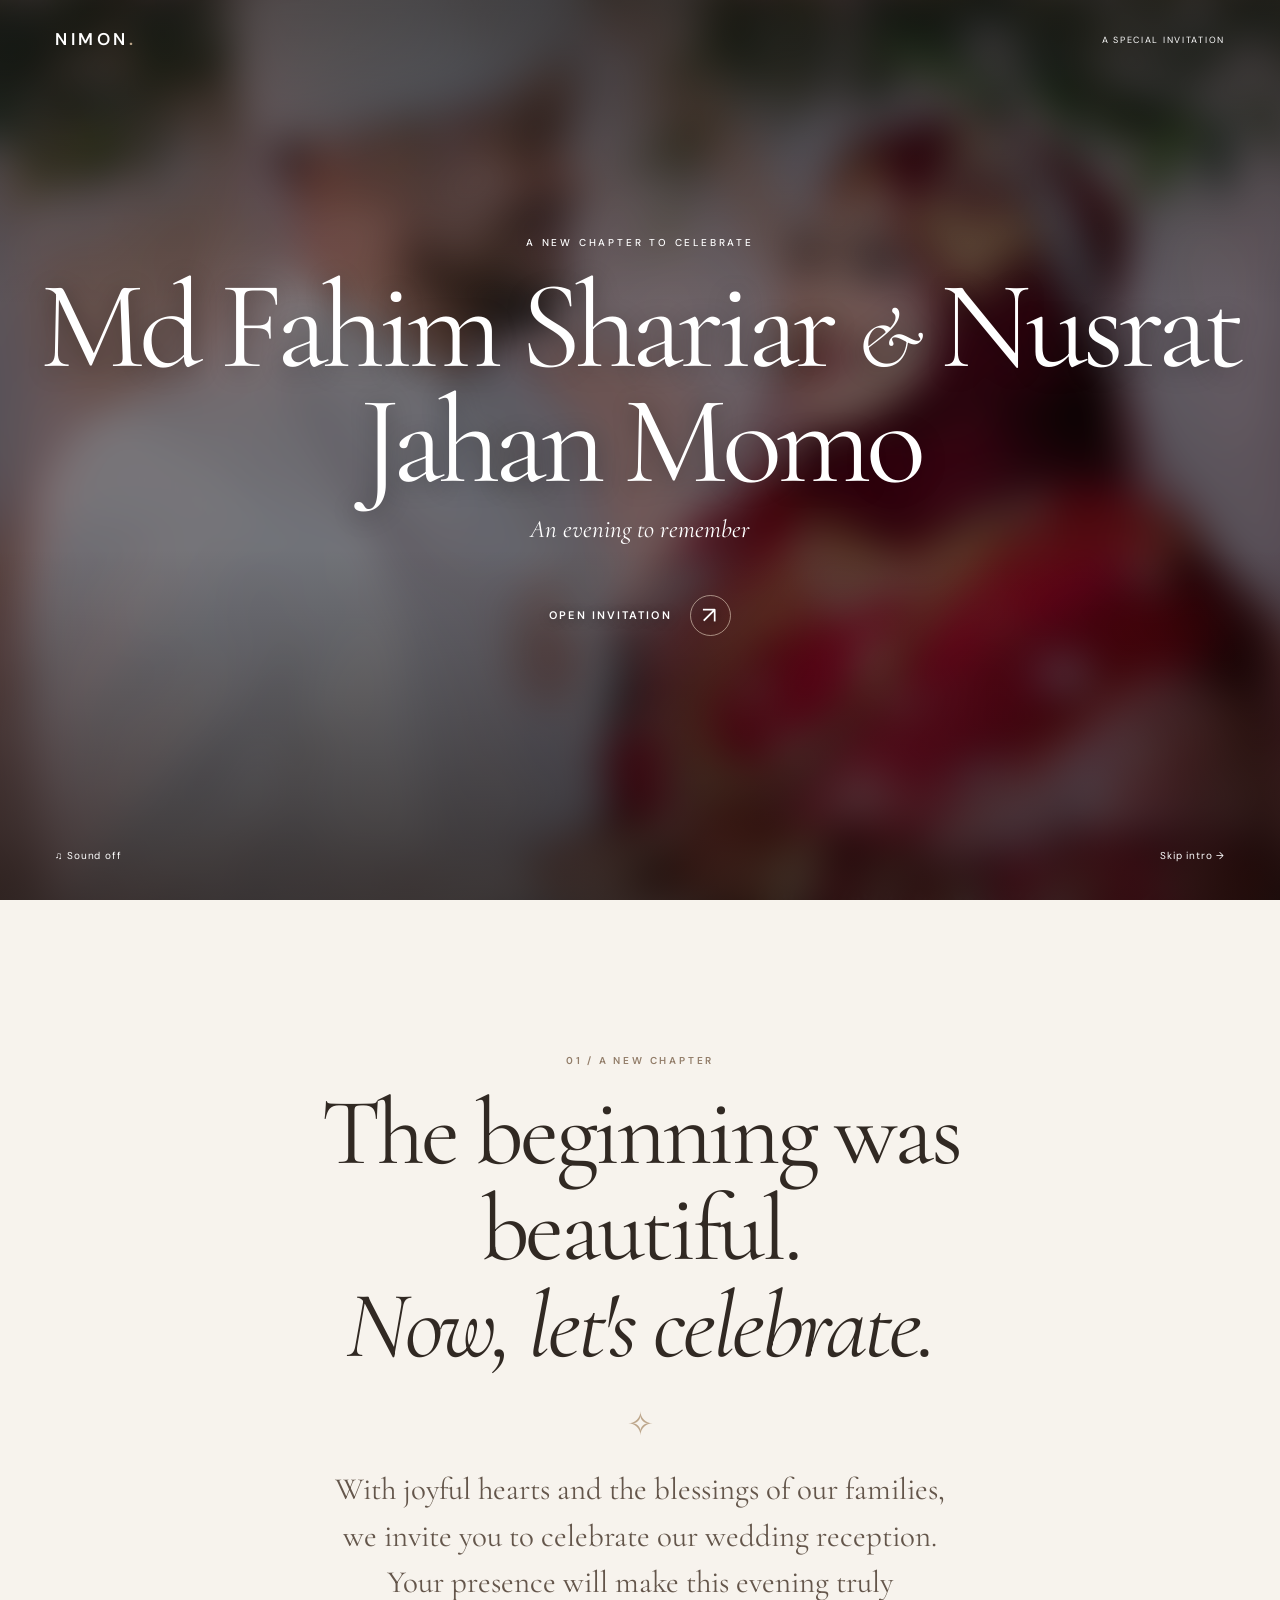
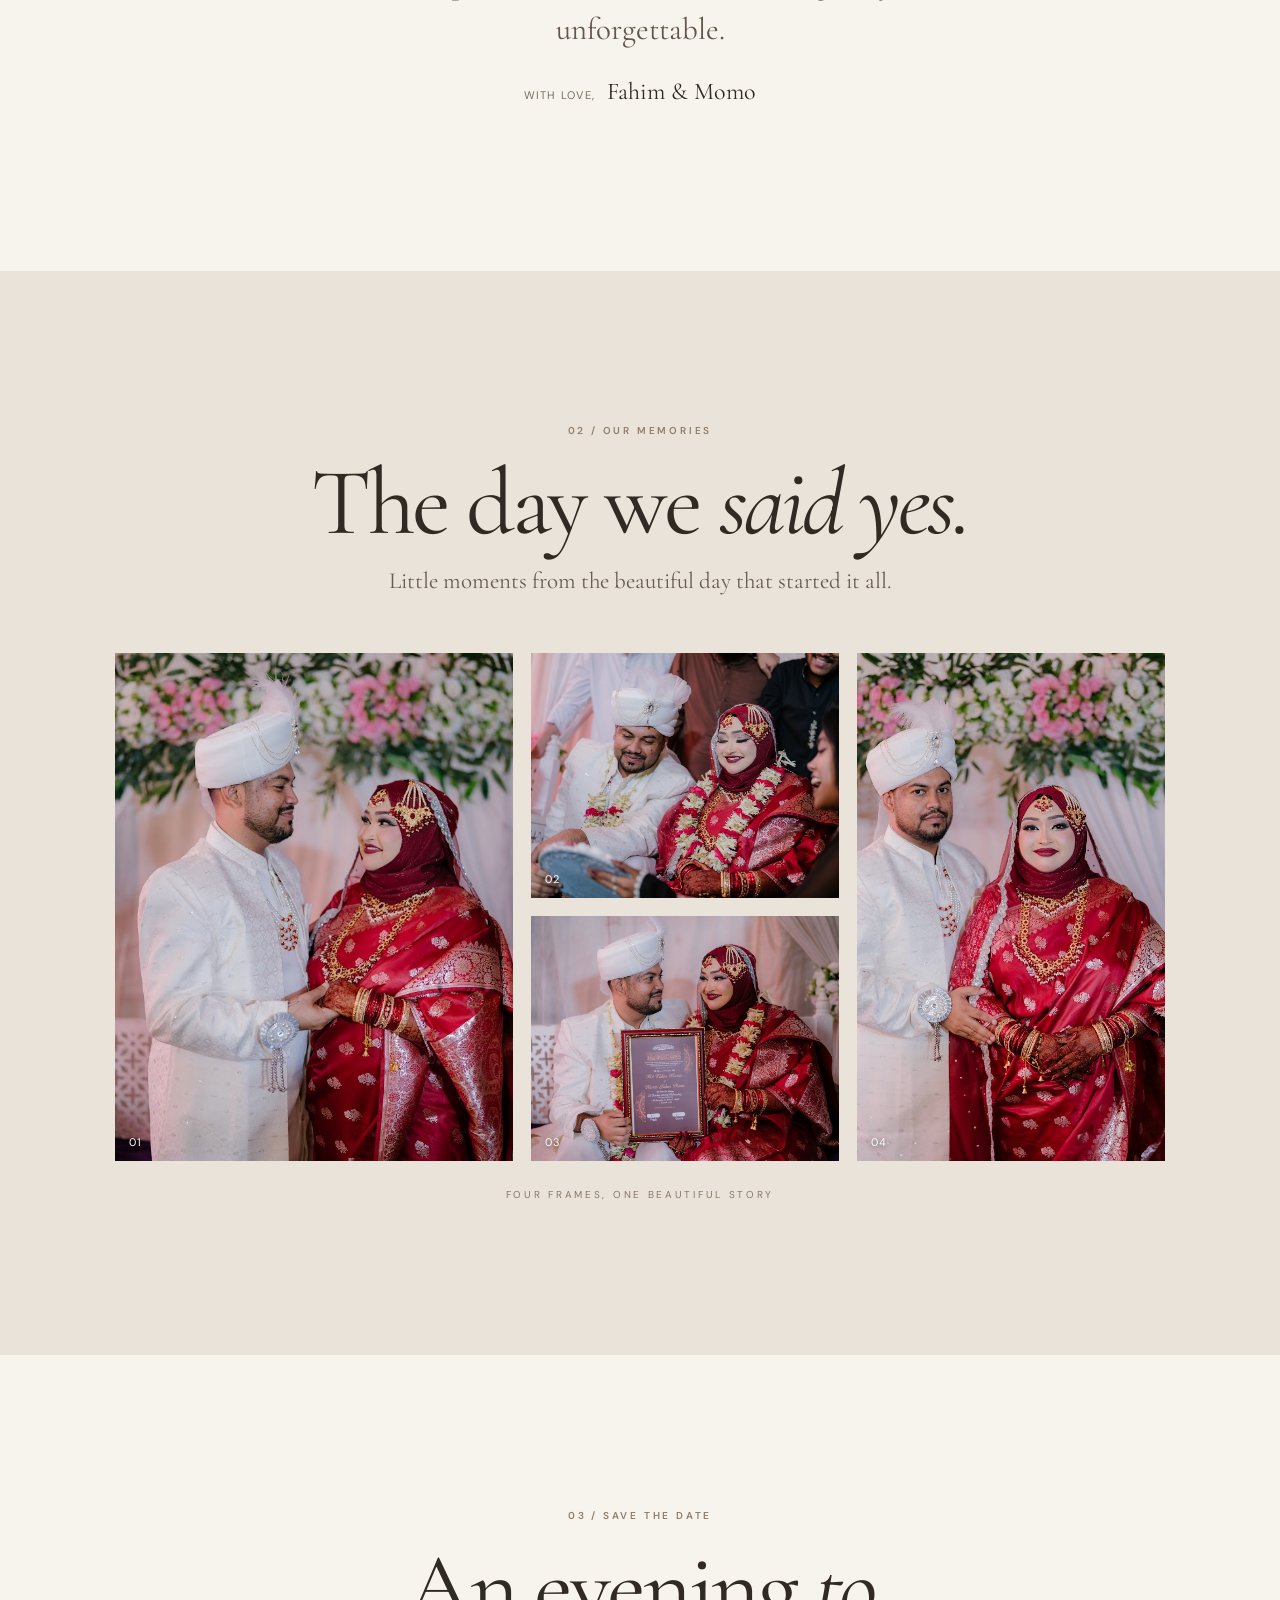
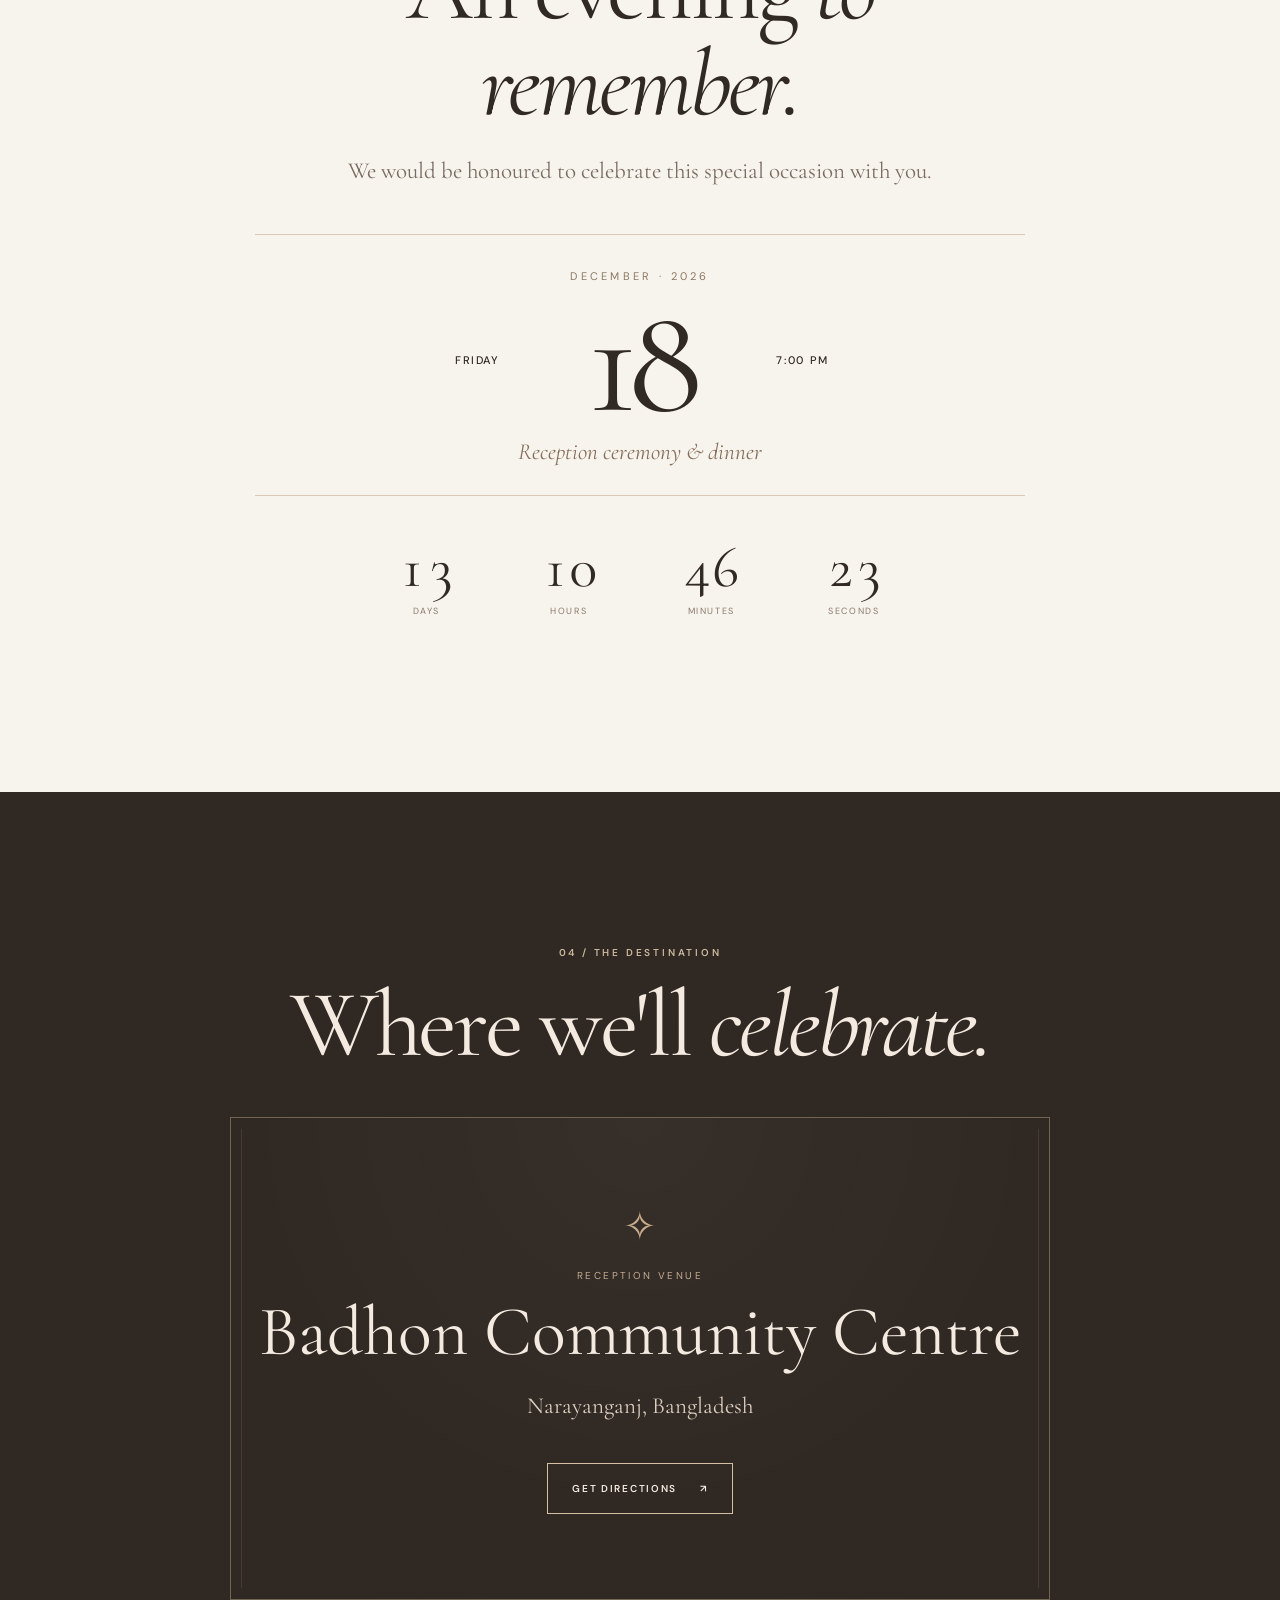
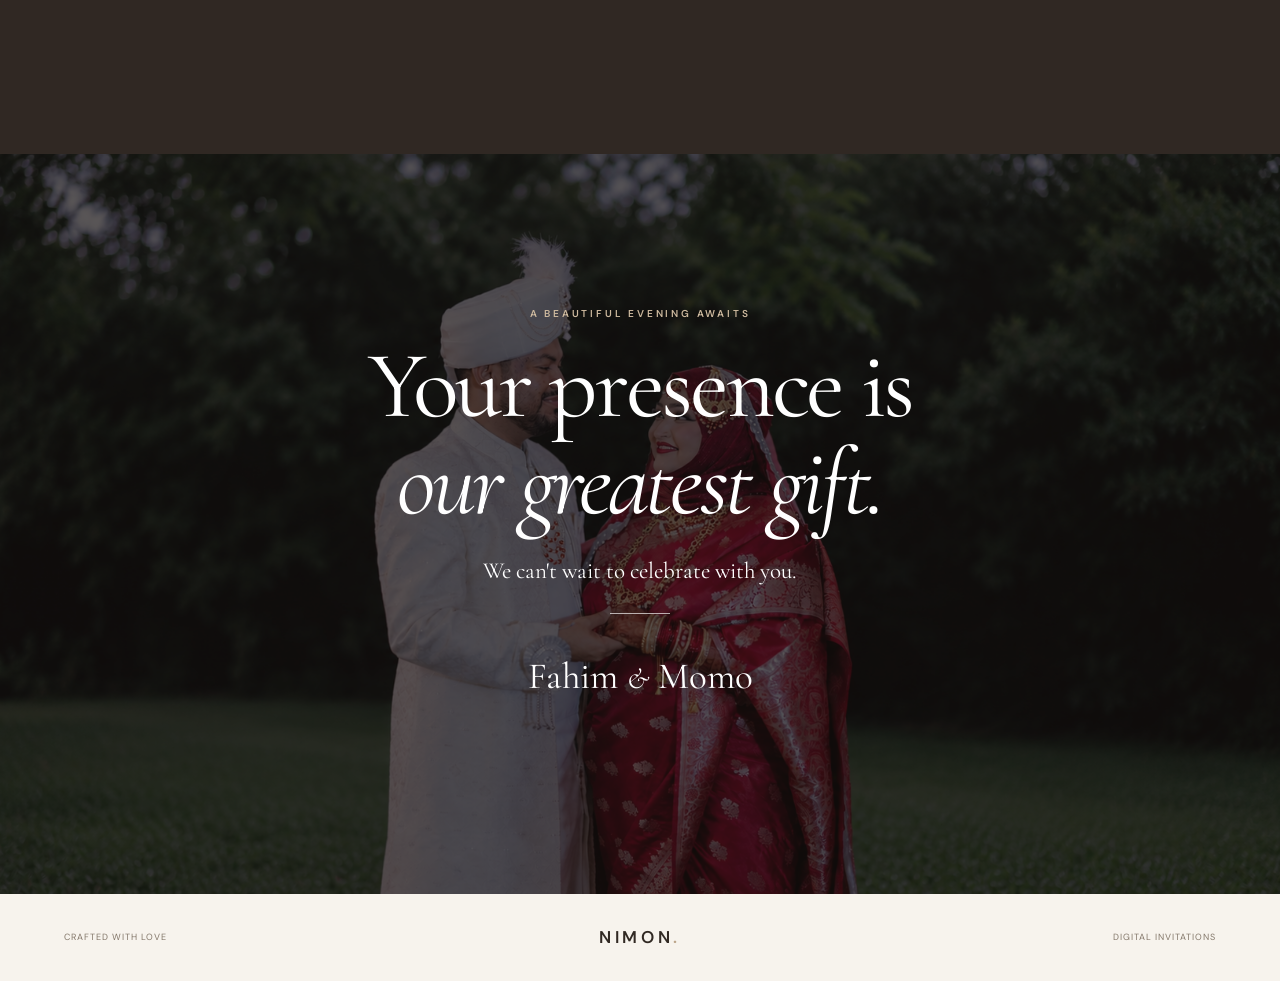
<file: Fahim & Momo/index.html>
<!DOCTYPE html>
<html lang="en">
<head>
  <meta charset="UTF-8">
  <meta name="viewport" content="width=device-width, initial-scale=1">
  <meta name="theme-color" content="#f7f3ed">
  <meta name="description" content="Reception invitation of Fahim and Momo">

  <title>Fahim &amp; Momo | Reception by NIMON</title>

  <!-- FONTS -->
  <link rel="preconnect" href="https://fonts.googleapis.com">
  <link rel="preconnect" href="https://fonts.gstatic.com" crossorigin>
  <link
    href="https://fonts.googleapis.com/css2?family=Cormorant+Garamond:wght@400;500;600&family=DM+Sans:wght@400;500;600&display=swap"
    rel="stylesheet"
  >

  <link rel="stylesheet" href="style.css">

  <script>
    document.documentElement.classList.add('js');
  </script>
  <script src="script.js" defer></script>
</head>

<body>

  <!-- ======================================
       OPENING SCREEN

       IMAGE CHANGE 01:
       assets/images/couple-cover.jpg

       Actual image path is in style.css.
  ======================================= -->

  <div class="intro" id="intro"
       aria-label="Open reception invitation">

    <div class="intro__photo intro__photo--clear"
         aria-hidden="true"></div>

    <div class="intro__photo intro__photo--blurred"
         aria-hidden="true"></div>

    <div class="intro__shade" aria-hidden="true"></div>

    <div class="intro__top">
      <span class="wordmark wordmark--light">
        NIMON<span class="wordmark__dot">.</span>
      </span>
      <span class="micro-label">A SPECIAL INVITATION</span>
    </div>

    <div class="intro__center">
      <p class="intro__overline">
        A NEW CHAPTER TO CELEBRATE
      </p>

      <!-- COUPLE NAMES -->
      <h2 class="intro__names">
        Md Fahim Shariar <em>&amp;</em> Nusrat Jahan Momo
      </h2>

      <p class="intro__subline">
        An evening to remember
      </p>

      <button
        type="button"
        id="openInvitation"
        class="reveal-button"
        aria-label="Open reception invitation"
      >
        <span>OPEN INVITATION</span>
        <span class="reveal-button__arrow"
              aria-hidden="true">↗</span>
      </button>
    </div>

    <div class="intro__bottom">
      <button
        class="intro__sound"
        id="introSound"
        type="button"
        aria-pressed="false"
      >♫ &nbsp; Sound off</button>

      <button
        class="intro__skip"
        id="skipIntro"
        type="button"
      >Skip intro →</button>
    </div>

  </div>


  <!-- ======================================
       WEBSITE HEADER
  ======================================= -->

  <header class="site-header" id="siteHeader">

    <a class="wordmark" href="#home">
      NIMON<span class="wordmark__dot">.</span>
    </a>

    <nav class="site-nav" aria-label="Page navigation">
      <a href="#reception">The Event</a>
      <a href="#venue">Venue</a>
    </nav>

  </header>


  <main id="mainContent" tabindex="-1">

    <!-- ====================================
         HERO SECTION

         IMAGE CHANGE 01:
         Same photo as opening.
    ===================================== -->

    <section class="hero" id="home"
             aria-labelledby="heroTitle">

      <div class="hero__photo"
           role="img"
           aria-label="Couple portrait"></div>

      <div class="hero__gradient"></div>

      <div class="hero__content">
        <p class="hero__eyebrow">
          TOGETHER WITH OUR FAMILIES
        </p>

        <p class="hero__event-type">
          The Reception of
        </p>

        <h1 class="hero__names" id="heroTitle">
          Fahim <span>&amp;</span> Momo
        </h1>

        <div class="fine-rule"></div>

        <!-- CHANGE RECEPTION DATE -->
        <p class="hero__date">
          FRIDAY, 18 DECEMBER 2026
        </p>

        <p class="hero__location">
          NARAYANGANJ, BANGLADESH
        </p>
      </div>

      <a href="#invitation" class="hero__scroll">
        DISCOVER OUR INVITATION
        <span aria-hidden="true">↓</span>
      </a>

    </section>


    <!-- ====================================
         INVITATION MESSAGE
    ===================================== -->

    <section class="letter section-pad"
             id="invitation"
             aria-labelledby="letterTitle">

      <div class="section-inner letter__inner reveal">

        <span class="section-kicker">
          01 / A NEW CHAPTER
        </span>

        <h2 class="display-heading" id="letterTitle">
          The beginning was beautiful.<br>
          <em>Now, let's celebrate.</em>
        </h2>

        <span class="letter__separator"
              aria-hidden="true">✧</span>

        <p class="letter__copy">
          With joyful hearts and the blessings of our
          families, we invite you to celebrate our
          wedding reception. Your presence will make
          this evening truly unforgettable.
        </p>

        <p class="letter__signature">
          With love,
          <span>Fahim &amp; Momo</span>
        </p>

      </div>
    </section>


    <!-- ====================================
         WEDDING MEMORIES

         IMAGE CHANGE 02-05:
         Change images in assets/images/
    ===================================== -->

    <section class="memories section-pad"
             id="memories"
             aria-labelledby="memoriesTitle">

      <div class="section-inner">

        <div class="section-heading reveal">
          <span class="section-kicker">
            02 / OUR MEMORIES
          </span>

          <h2 class="display-heading" id="memoriesTitle">
            The day we <em>said yes.</em>
          </h2>

          <p>
            Little moments from the beautiful day
            that started it all.
          </p>
        </div>

        <div class="gallery-grid" id="galleryGrid">

          <!-- IMAGE CHANGE 02 -->
          <button
            class="gallery-card gallery-card--1 reveal"
            type="button"
            data-photo="0"
            aria-label="Open wedding photo 1"
          >
            <img
              src="assets/images/wedding-01.jpg"
              alt="Wedding memory one"
              loading="lazy"
              decoding="async"
            >
            <span class="gallery-card__index">01</span>
          </button>

          <!-- IMAGE CHANGE 03 -->
          <button
            class="gallery-card gallery-card--2 reveal"
            type="button"
            data-photo="1"
            aria-label="Open wedding photo 2"
          >
            <img
              src="assets/images/wedding-02.jpg"
              alt="Wedding memory two"
              loading="lazy"
              decoding="async"
            >
            <span class="gallery-card__index">02</span>
          </button>

          <!-- IMAGE CHANGE 04 -->
          <button
            class="gallery-card gallery-card--3 reveal"
            type="button"
            data-photo="2"
            aria-label="Open wedding photo 3"
          >
            <img
              src="assets/images/wedding-03.jpg"
              alt="Wedding memory three"
              loading="lazy"
              decoding="async"
            >
            <span class="gallery-card__index">03</span>
          </button>

          <!-- IMAGE CHANGE 05 -->
          <button
            class="gallery-card gallery-card--4 reveal"
            type="button"
            data-photo="3"
            aria-label="Open wedding photo 4"
          >
            <img
              src="assets/images/wedding-04.jpg"
              alt="Wedding memory four"
              loading="lazy"
              decoding="async"
            >
            <span class="gallery-card__index">04</span>
          </button>

        </div>

        <p class="gallery-caption reveal">
          FOUR FRAMES, ONE BEAUTIFUL STORY
        </p>

      </div>
    </section>


    <!-- ====================================
         RECEPTION DATE & COUNTDOWN

         CHANGE:
         Visible date and data-event-date
    ===================================== -->

    <section class="reception section-pad"
             id="reception"
             aria-labelledby="receptionTitle">

      <div class="section-inner reception__inner reveal">

        <span class="section-kicker">
          03 / SAVE THE DATE
        </span>

        <h2 class="display-heading" id="receptionTitle">
          An evening <em>to remember.</em>
        </h2>

        <p class="reception__intro">
          We would be honoured to celebrate
          this special occasion with you.
        </p>

        <div class="reception__date-card">
          <p class="reception__month">
            DECEMBER · 2026
          </p>

          <div class="reception__big-date">
            <span>FRIDAY</span>
            <strong>18</strong>
            <span>7:00 PM</span>
          </div>

          <p class="reception__note">
            Reception ceremony &amp; dinner
          </p>
        </div>

        <!-- CHANGE COUNTDOWN DATE (+06:00 = BD) -->
        <div
          class="countdown"
          id="countdown"
          data-event-date="2026-12-18T19:00:00+06:00"
          aria-label="Reception countdown"
        >
          <div>
            <strong id="days">00</strong>
            <span>DAYS</span>
          </div>
          <div>
            <strong id="hours">00</strong>
            <span>HOURS</span>
          </div>
          <div>
            <strong id="minutes">00</strong>
            <span>MINUTES</span>
          </div>
          <div>
            <strong id="seconds">00</strong>
            <span>SECONDS</span>
          </div>
        </div>

        <p class="countdown__message"
           id="countdownMessage"
           role="status"></p>

      </div>
    </section>


    <!-- ====================================
         VENUE
         Google Maps link is DEMO.
    ===================================== -->

    <section class="venue section-pad"
             id="venue"
             aria-labelledby="venueTitle">

      <div class="section-inner venue__inner reveal">

        <span class="section-kicker section-kicker--light">
          04 / THE DESTINATION
        </span>

        <h2 class="display-heading" id="venueTitle">
          Where we'll <em>celebrate.</em>
        </h2>

        <div class="venue__frame">
          <span class="venue__ornament"
                aria-hidden="true">✧</span>

          <p class="venue__label">
            RECEPTION VENUE
          </p>

          <h3>Badhon Community Centre</h3>

          <p>Narayanganj, Bangladesh</p>

          <!-- CHANGE: Actual Maps URL before launch -->
          <a
            class="button-outline"
            href="https://www.google.com/maps/search/?api=1&amp;query=Dhaka%2C%20Bangladesh"
            target="_blank"
            rel="noopener noreferrer"
          >
            GET DIRECTIONS
            <span aria-hidden="true">↗</span>
          </a>

        </div>
      </div>
    </section>


    <!-- ====================================
         CLOSING SECTION

         IMAGE CHANGE 06:
         assets/images/closing-photo.jpg
         Set in style.css.
    ===================================== -->

    <section class="closing section-pad"
             aria-labelledby="closingTitle">

      <div class="closing__photo"></div>
      <div class="closing__veil"></div>

      <div class="section-inner closing__content reveal">

        <span class="section-kicker section-kicker--light">
          A BEAUTIFUL EVENING AWAITS
        </span>

        <h2 class="display-heading" id="closingTitle">
          Your presence is<br>
          <em>our greatest gift.</em>
        </h2>

        <p>
          We can't wait to celebrate with you.
        </p>

        <div class="fine-rule"></div>

        <p class="closing__names">
          Fahim <span>&amp;</span> Momo
        </p>

      </div>
    </section>

  </main>


  <!-- ====================================
       FOOTER
  ===================================== -->

  <footer class="footer">
    <span>CRAFTED WITH LOVE</span>

    <a class="wordmark" href="#home">
      NIMON<span class="wordmark__dot">.</span>
    </a>

    <span>DIGITAL INVITATIONS</span>
  </footer>


  <!-- ====================================
       NEW FEATURE: MANUAL PDF DOWNLOAD

       Put your final PDF here:
       assets/Fahim-Momo-Reception-Invitation.pdf

       NO PDF generator or preview needed.
  ===================================== -->

  <a
    id="downloadInvitation"
    class="pdf-download-button"
    href="assets/Fahim-Momo-Reception-Invitation.pdf"
    download="Fahim-Momo-Reception-Invitation.pdf"
    aria-label="Download Reception Invitation PDF"
    title="Download Invitation PDF"
  >
    <svg
      viewBox="0 0 24 24"
      fill="none"
      stroke="currentColor"
      stroke-width="1.8"
      stroke-linecap="round"
      stroke-linejoin="round"
      aria-hidden="true"
    >
      <path d="M12 3v12m0 0-4.5-4.5M12 15l4.5-4.5M4 17v3h16v-3"/>
    </svg>
  </a>


  <!-- ====================================
       BACKGROUND MUSIC

       MUSIC FILE CHANGE:
       assets/nimon-soft-tune.mp3
  ===================================== -->

  <button
    class="music-toggle"
    id="musicToggle"
    type="button"
    aria-label="Play background music"
    aria-pressed="false"
  >
    <span class="music-toggle__icon"
          aria-hidden="true">♫</span>
    <span class="music-toggle__label">Music off</span>
  </button>

  <audio
    id="backgroundMusic"
    src="assets/nimon-soft-tune.mp3"
    preload="none"
    loop
  ></audio>


  <!-- ====================================
       GALLERY LIGHTBOX
  ===================================== -->

  <dialog class="lightbox"
          id="photoDialog"
          aria-label="Wedding photo viewer">

    <div class="lightbox__inner">

      <button
        class="lightbox__close"
        id="closePhoto"
        type="button"
        aria-label="Close photograph"
      >×</button>

      <button
        class="lightbox__arrow"
        id="prevPhoto"
        type="button"
        aria-label="Previous photograph"
      >‹</button>

      <figure class="lightbox__figure">
        <img id="lightboxImage" alt="">
        <figcaption id="lightboxCaption"></figcaption>
      </figure>

      <button
        class="lightbox__arrow"
        id="nextPhoto"
        type="button"
        aria-label="Next photograph"
      >›</button>

    </div>
  </dialog>

</body>
</html>
</file>
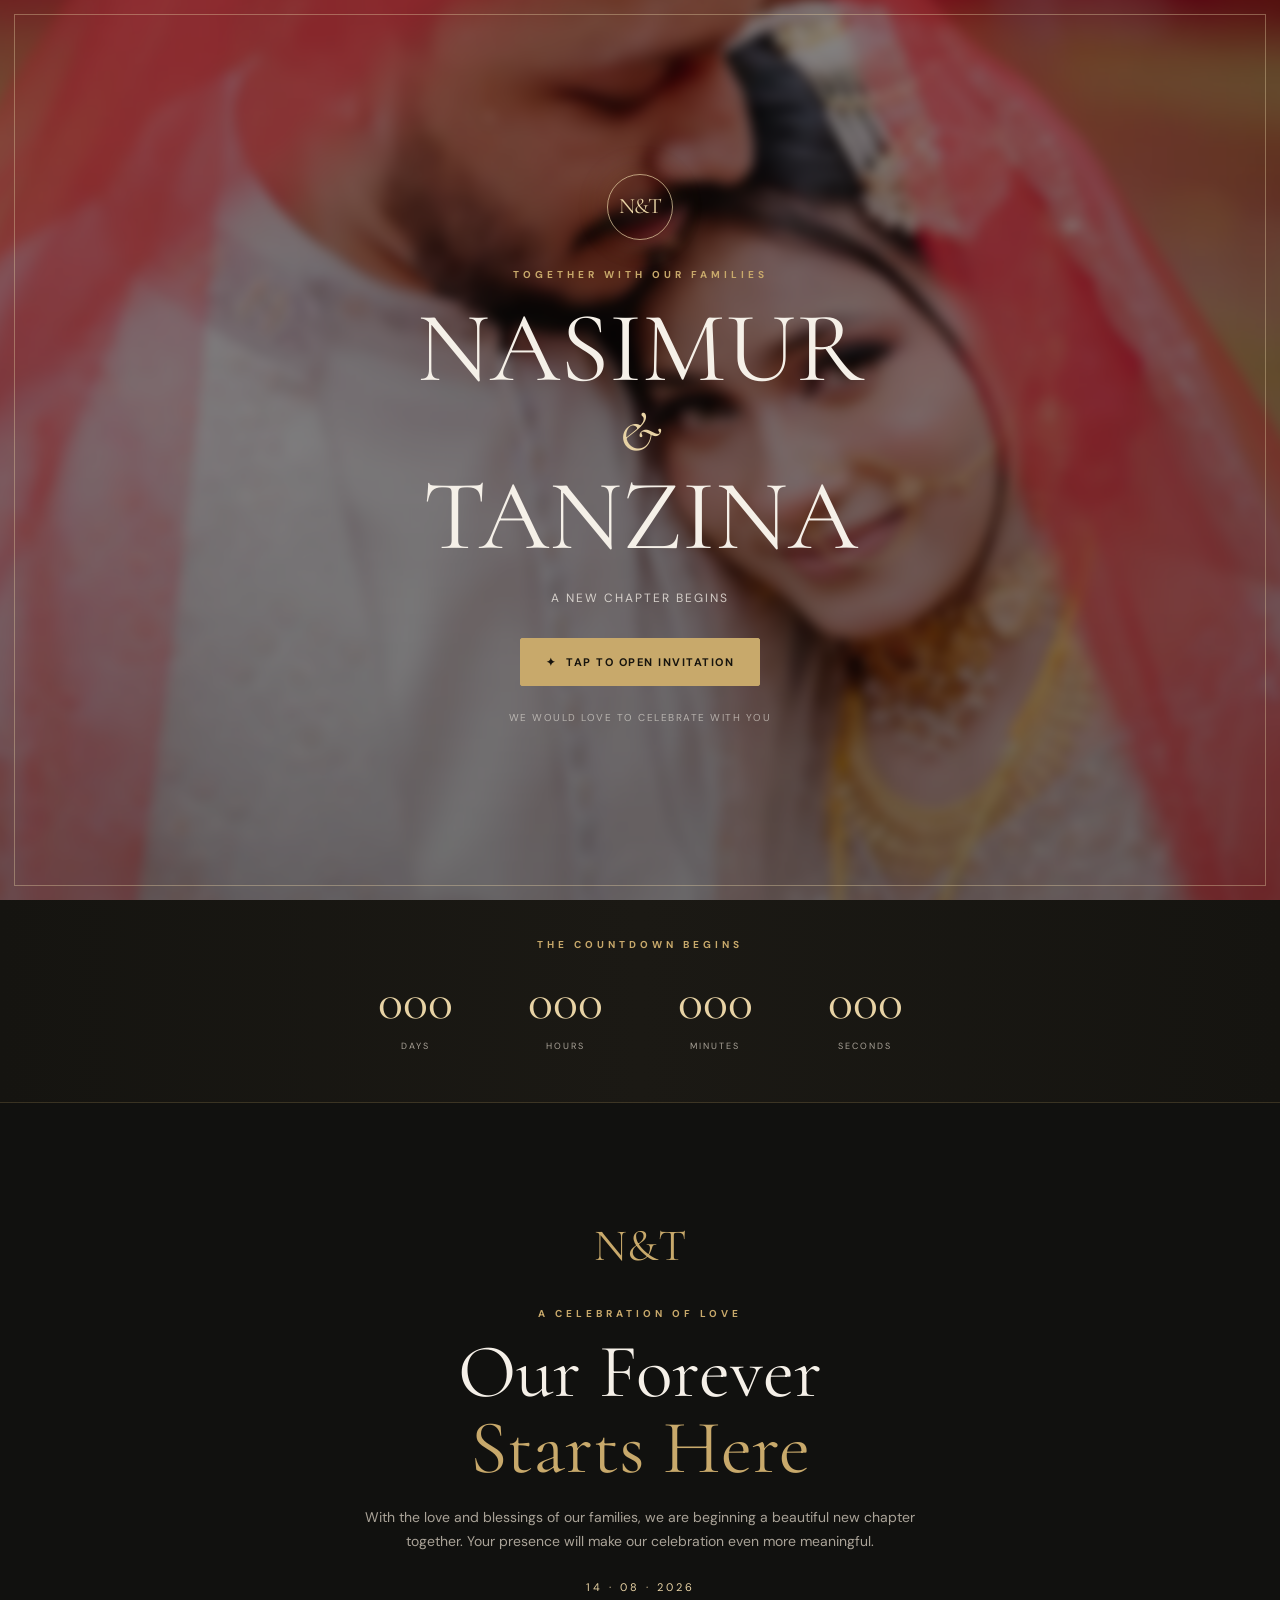
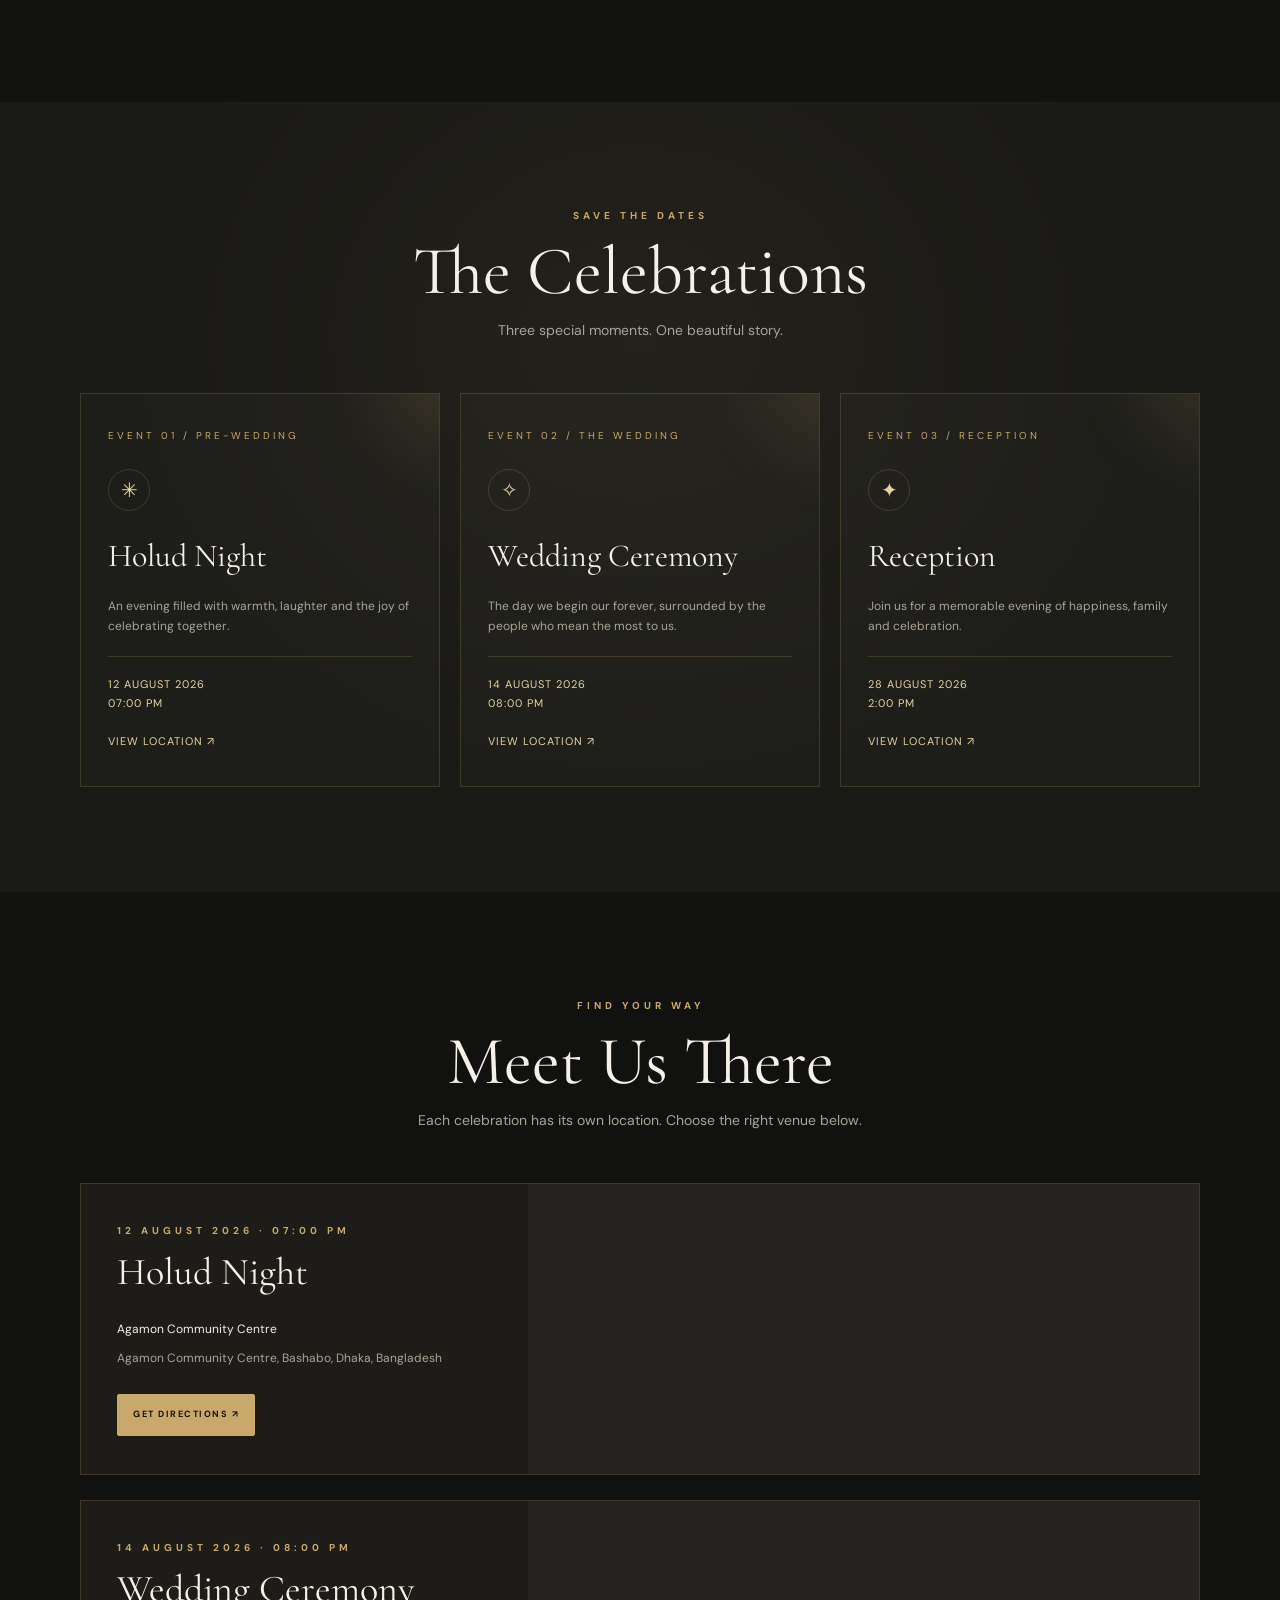
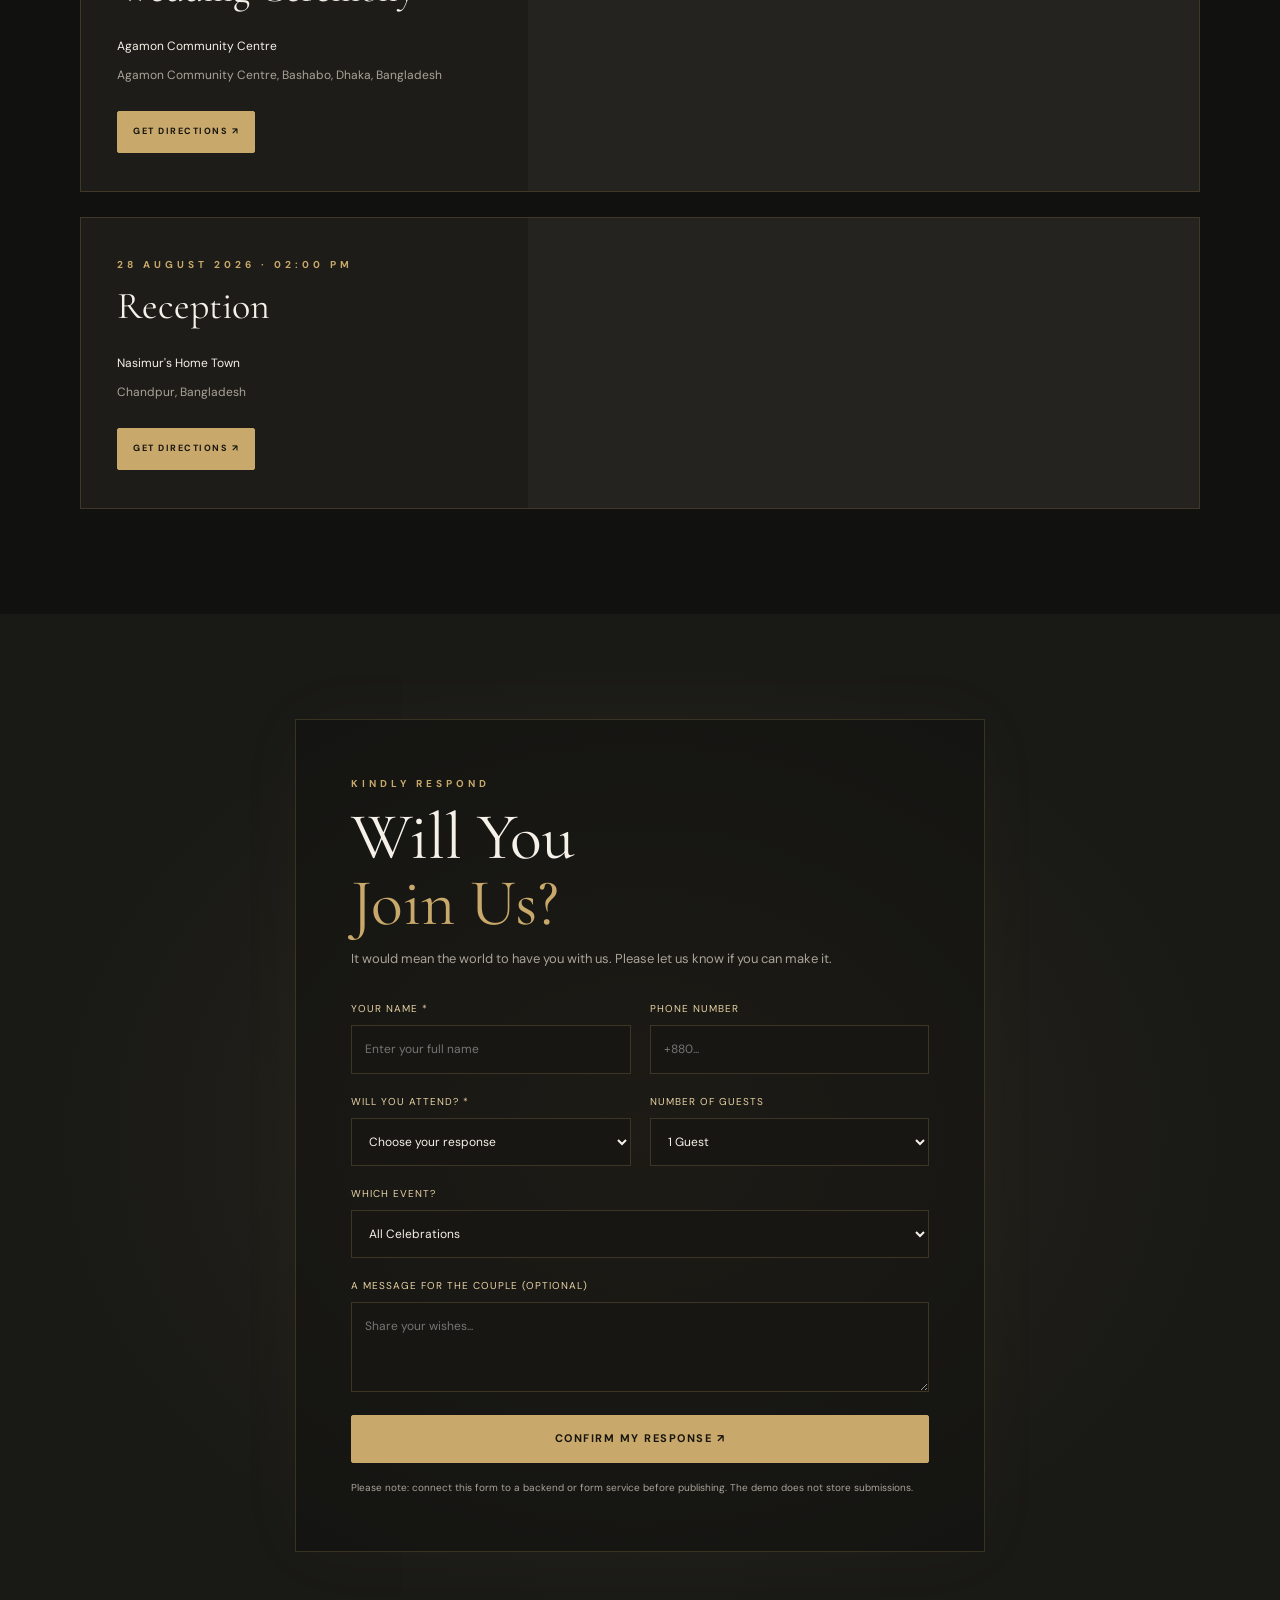
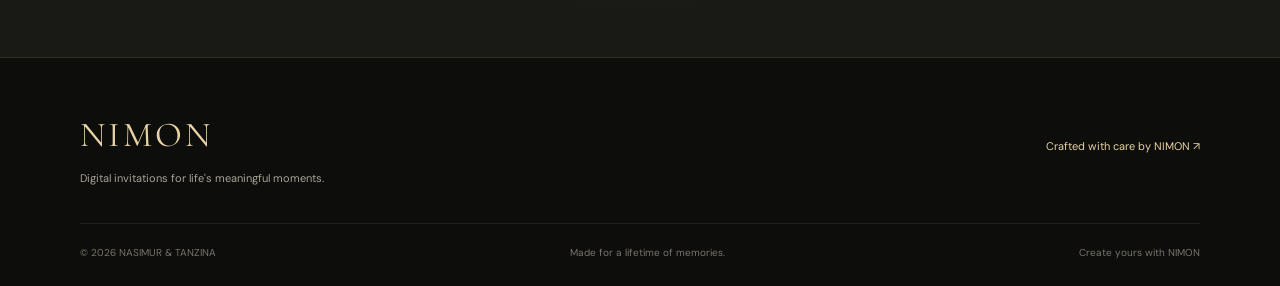
<file: tanzina-anok/anok tanzina.html>
<!DOCTYPE html>
<html lang="en">
<head>
  <meta charset="UTF-8" />
  <meta name="viewport" content="width=device-width, initial-scale=1.0" />
  <meta name="theme-color" content="#11110f" />

  <title>NASIMUR &amp; TANZINA - Wedding Invitation | NIMON</title>
  <meta name="description" content="Join NASIMUR and TANZINA as they begin their forever. Explore the wedding events, venue locations and RSVP." />

  <link rel="preconnect" href="https://fonts.googleapis.com">
  <link rel="preconnect" href="https://fonts.gstatic.com" crossorigin>
  <link href="https://fonts.googleapis.com/css2?family=Cormorant+Garamond:wght@400;500;600;700&family=DM+Sans:wght@400;500;600;700&display=swap" rel="stylesheet">

  <style>
    :root {
      --bg: #11110f;
      --bg-soft: #191916;
      --card: #1d1c18;
      --ivory: #f5f0e8;
      --muted: #aaa398;
      --gold: #c8a96b;
      --gold-light: #e8d3a5;
      --border: rgba(200,169,107,.2);
      --glow: rgba(200,169,107,.13);
      --serif: "Cormorant Garamond", Georgia, serif;
      --sans: "DM Sans", Arial, sans-serif;
      --container: 1120px;
    }

    *,
    *::before,
    *::after {
      box-sizing: border-box;
      margin: 0;
      padding: 0;
    }

    html {
      scroll-behavior: smooth;
      scroll-padding-top: 80px;
    }

    body {
      background: var(--bg);
      color: var(--ivory);
      font-family: var(--sans);
      line-height: 1.7;
      overflow-x: hidden;
    }

    body.locked {
      overflow: hidden;
    }

    a {
      color: inherit;
      text-decoration: none;
    }

    button,
    input,
    textarea,
    select {
      font: inherit;
    }

    button,
    a {
      -webkit-tap-highlight-color: transparent;
    }

    button:focus-visible,
    a:focus-visible,
    input:focus-visible,
    select:focus-visible,
    textarea:focus-visible {
      outline: 2px solid var(--gold);
      outline-offset: 4px;
    }

    img {
      display: block;
      max-width: 100%;
    }

    .container {
      width: min(var(--container), calc(100% - 44px));
      margin-inline: auto;
    }

    .gold {
      color: var(--gold);
    }

    .eyebrow {
      color: var(--gold);
      font-size: 10px;
      font-weight: 700;
      letter-spacing: 4px;
      text-transform: uppercase;
    }

    .section {
      padding: 105px 0;
      position: relative;
    }

    .section-heading {
      max-width: 650px;
      margin: 0 auto 50px;
      text-align: center;
    }

    .section-heading h2 {
      margin: 12px 0;
      font-family: var(--serif);
      font-size: clamp(42px, 6vw, 68px);
      font-weight: 400;
      line-height: 1.05;
    }

    .section-heading p {
      color: var(--muted);
      font-size: 14px;
    }

    .serif {
      font-family: var(--serif);
      font-weight: 400;
    }

    /* OPENING SCREEN */

    .opening {
      position: fixed;
      inset: 0;
      z-index: 1000;
      display: grid;
      place-items: center;
      overflow: hidden;
      background: #11110f;
      opacity: 1;
      visibility: visible;
      transition: opacity 1s ease, visibility 1s ease;
    }

    .opening.is-open {
      opacity: 0;
      visibility: hidden;
      pointer-events: none;
    }

    .opening-photo {
      position: absolute;
      inset: -4%;
      background:
        linear-gradient(
          180deg,
          rgba(8,8,7,.4),
          rgba(8,8,7,.56)
        ),
        url("./opening-bg.jpg") center 40% / cover no-repeat;
      filter: blur(5px);
      transform: scale(1.02);
      transform-origin: center;
      animation: openingZoom 18s ease-out forwards;
      will-change: transform;
    }

    .opening::after {
      content: "";
      position: absolute;
      inset: 14px;
      border: 1px solid rgba(232,211,165,.38);
      pointer-events: none;
    }

    .opening-content {
      position: relative;
      z-index: 2;
      max-width: 650px;
      width: calc(100% - 40px);
      padding: 50px 20px;
      text-align: center;
      animation: riseIn 1.2s both;
    }

    .monogram {
      width: 66px;
      height: 66px;
      display: grid;
      place-items: center;
      margin: 0 auto 26px;
      border: 1px solid rgba(232,211,165,.7);
      border-radius: 50%;
      color: var(--gold-light);
      font-family: var(--serif);
      font-size: 22px;
      letter-spacing: -1px;
      white-space: nowrap;
      box-shadow: 0 0 35px var(--glow);
    }

    .opening h1 {
      margin: 18px 0;
      font-size: clamp(48px, 10vw, 100px);
      line-height: .95;
      font-weight: 400;
      overflow-wrap: anywhere;
    }

    .opening h1 span {
      display: block;
      margin: 10px 0;
      color: var(--gold-light);
      font-size: .56em;
      font-style: italic;
    }

    .opening-copy {
      margin: 24px 0 30px;
      color: rgba(245,240,232,.78);
      font-size: 12px;
      letter-spacing: 2px;
      text-transform: uppercase;
    }

    .open-button,
    .button {
      display: inline-flex;
      align-items: center;
      justify-content: center;
      gap: 10px;
      min-height: 48px;
      padding: 13px 25px;
      border: 1px solid var(--gold);
      border-radius: 2px;
      background: var(--gold);
      color: #17140e;
      cursor: pointer;
      font-size: 11px;
      font-weight: 700;
      letter-spacing: 1.5px;
      text-transform: uppercase;
      text-align: center;
      transition:
        background .3s,
        color .3s,
        box-shadow .3s,
        transform .3s;
    }

    .open-button:hover,
    .button:hover {
      background: transparent;
      color: var(--gold-light);
      box-shadow: 0 0 30px var(--glow);
      transform: translateY(-3px);
    }

    .opening-note {
      margin-top: 23px;
      color: rgba(245,240,232,.56);
      font-size: 10px;
      letter-spacing: 1.5px;
    }

    /* NAVIGATION */

    .navbar {
      position: sticky;
      top: 0;
      z-index: 100;
      border-bottom: 1px solid rgba(200,169,107,.1);
      background: rgba(17,17,15,.85);
      backdrop-filter: blur(18px);
      -webkit-backdrop-filter: blur(18px);
    }

    .nav-inner {
      min-height: 72px;
      display: flex;
      align-items: center;
      justify-content: space-between;
      gap: 20px;
    }

    .brand {
      display: inline-flex;
      align-items: center;
      flex-shrink: 0;
      color: var(--gold-light);
      font-family: var(--serif);
      font-size: 27px;
      letter-spacing: 2px;
    }

    .brand img {
      width: 32px;
      height: 32px;
      object-fit: contain;
    }

    .nav-links {
      display: flex;
      align-items: center;
      justify-content: flex-end;
      gap: 27px;
    }

    .nav-links a {
      color: var(--muted);
      font-size: 11px;
      white-space: nowrap;
      transition: color .3s;
    }

    .nav-links a:hover {
      color: var(--gold-light);
    }

    .nav-links .nav-rsvp {
      padding: 9px 14px;
      border: 1px solid var(--border);
      color: var(--gold-light);
    }

    /* HERO */

    .hero {
      min-height: min(760px, 88svh);
      min-height: min(760px, 88vh);
      min-height: min(760px, 88svh);
      position: relative;
      display: flex;
      align-items: center;
      justify-content: center;
      overflow: hidden;
      text-align: center;
      background:
        radial-gradient(ellipse at 50% 50%, rgba(200,169,107,.09), transparent 58%),
        var(--bg);
    }

    .hero::before {
      content: "";
      position: absolute;
      inset: -3%;
      background:
        linear-gradient(180deg, rgba(17,17,15,.22), var(--bg) 100%),
        url("./opening-bg.jpg") center 38% / cover no-repeat;
      opacity: .22;
      animation: heroDrift 24s ease-in-out infinite alternate;
      will-change: transform;
    }

    .hero::after {
      content: "";
      position: absolute;
      width: 420px;
      height: 420px;
      top: 15%;
      left: 50%;
      transform: translateX(-50%);
      border-radius: 50%;
      background: rgba(200,169,107,.07);
      filter: blur(100px);
      pointer-events: none;
    }

    .hero-content {
      width: min(800px, calc(100% - 40px));
      position: relative;
      z-index: 2;
      padding: 90px 0;
      animation: riseIn 1s both;
    }

    .hero h1 {
      margin: 25px 0 20px;
      font-size: clamp(54px, 10vw, 118px);
      line-height: .88;
      overflow-wrap: anywhere;
    }

    .hero h1 span {
      display: block;
      margin: 13px 0;
      color: var(--gold-light);
      font-size: .5em;
      font-style: italic;
    }

    .hero-description {
      max-width: 470px;
      margin: 25px auto;
      color: var(--muted);
      font-size: 14px;
    }

    .hero-date {
      margin-top: 35px;
      color: var(--gold-light);
      font-size: 11px;
      letter-spacing: 4px;
      text-transform: uppercase;
    }

    .scroll-cue {
      display: inline-block;
      margin-top: 55px;
      color: var(--muted);
      font-size: 10px;
      letter-spacing: 3px;
      text-transform: uppercase;
    }

    .scroll-cue span {
      display: block;
      width: 1px;
      height: 34px;
      margin: 13px auto 0;
      background: linear-gradient(var(--gold), transparent);
      animation: cue 1.8s infinite;
    }

    /* COUNTDOWN */

    .countdown-section {
      padding: 36px 20px 45px;
      border-block: 1px solid var(--border);
      background: linear-gradient(90deg, #151410, #1b1914, #151410);
      text-align: center;
    }

    .countdown {
      display: flex;
      justify-content: center;
      flex-wrap: wrap;
      gap: clamp(24px, 7vw, 75px);
      margin-top: 20px;
    }

    .count-unit strong {
      display: block;
      color: var(--gold-light);
      font-family: var(--serif);
      font-size: clamp(34px, 5vw, 52px);
      font-weight: 400;
      line-height: 1.1;
    }

    .count-unit span {
      color: var(--muted);
      font-size: 9px;
      letter-spacing: 2px;
      text-transform: uppercase;
    }

    /* COUPLE INTRO */

    .intro {
      overflow: hidden;
      text-align: center;
    }

    .intro-inner {
      max-width: 720px;
      margin: auto;
    }

    .intro-symbol {
      margin-bottom: 20px;
      color: var(--gold);
      font-family: var(--serif);
      font-size: 45px;
    }

    .intro h2 {
      margin: 12px 0 20px;
      font-size: clamp(44px, 7vw, 76px);
      line-height: 1;
    }

    .intro p {
      max-width: 560px;
      margin: auto;
      color: var(--muted);
      font-size: 14px;
    }

    .intro .couple-date {
      margin-top: 25px;
      color: var(--gold-light);
      font-size: 11px;
      letter-spacing: 3px;
    }

    /* EVENTS */

    .events-section {
      background:
        radial-gradient(ellipse at 50% 30%, rgba(200,169,107,.055), transparent 60%),
        var(--bg-soft);
    }

    .event-grid {
      display: grid;
      grid-template-columns: repeat(3, minmax(0, 1fr));
      gap: 20px;
    }

    .event-card {
      position: relative;
      min-width: 0;
      overflow: hidden;
      padding: 33px 27px;
      border: 1px solid var(--border);
      background: rgba(255,255,255,.015);
      transition: transform .4s, border-color .4s, box-shadow .4s;
    }

    .event-card::before {
      content: "";
      position: absolute;
      width: 150px;
      height: 150px;
      top: -95px;
      right: -95px;
      border-radius: 50%;
      background: var(--glow);
      filter: blur(35px);
      transition: transform .5s;
    }

    .event-card:hover {
      transform: translateY(-7px);
      border-color: rgba(200,169,107,.55);
      box-shadow: 0 15px 50px rgba(0,0,0,.18);
    }

    .event-card:hover::before {
      transform: scale(1.8);
    }

    .event-number {
      color: var(--gold);
      font-size: 10px;
      letter-spacing: 3px;
    }

    .event-icon {
      width: 42px;
      height: 42px;
      display: grid;
      place-items: center;
      margin: 25px 0 18px;
      border: 1px solid var(--border);
      border-radius: 50%;
      color: var(--gold-light);
      font-size: 20px;
    }

    .event-card h3 {
      margin-bottom: 12px;
      font-family: var(--serif);
      font-size: 32px;
      font-weight: 400;
    }

    .event-card p {
      color: var(--muted);
      font-size: 12px;
    }

    .event-date {
      margin-top: 20px;
      padding-top: 18px;
      border-top: 1px solid var(--border);
      color: var(--gold-light);
      font-size: 11px;
      letter-spacing: 1px;
    }

    .event-card .text-link {
      display: inline-block;
      margin-top: 19px;
      color: var(--gold-light);
      font-size: 11px;
      letter-spacing: 1px;
    }

    .text-link:hover {
      text-decoration: underline;
      text-underline-offset: 5px;
    }

    /* VENUES / MAPS */

    .venues {
      background: var(--bg);
    }

    .venue-list {
      display: grid;
      gap: 25px;
    }

    .venue {
      display: grid;
      grid-template-columns: .8fr 1.2fr;
      min-width: 0;
      min-height: 290px;
      overflow: hidden;
      border: 1px solid var(--border);
      background: var(--card);
      transition: border-color .3s, box-shadow .3s;
    }

    .venue:hover {
      border-color: rgba(200,169,107,.45);
      box-shadow: 0 0 40px rgba(200,169,107,.035);
    }

    .venue-info {
      display: flex;
      flex-direction: column;
      align-items: flex-start;
      justify-content: center;
      min-width: 0;
      padding: 36px;
    }

    .venue-info h3 {
      margin: 13px 0;
      font-family: var(--serif);
      font-size: 38px;
      font-weight: 400;
      line-height: 1.1;
      overflow-wrap: anywhere;
    }

    .venue-info p {
      margin: 4px 0;
      color: var(--muted);
      font-size: 12px;
      overflow-wrap: anywhere;
    }

    .venue-info .venue-address {
      margin-top: 12px;
      color: var(--ivory);
    }

    .venue-info .button {
      min-height: 42px;
      margin-top: 22px;
      padding: 10px 15px;
      font-size: 9px;
    }

    .map-frame {
      min-width: 0;
      min-height: 290px;
      background: #24231f;
    }

    .map-frame iframe {
      display: block;
      width: 100%;
      height: 100%;
      min-height: 290px;
      border: 0;
      filter: grayscale(.65) contrast(.9) brightness(.8);
      transition: filter .4s;
    }

    .venue:hover .map-frame iframe {
      filter: grayscale(.15) contrast(.98) brightness(.95);
    }

    /* RSVP */

    .rsvp-section {
      overflow: hidden;
      background:
        radial-gradient(ellipse at 50% 50%, rgba(200,169,107,.09), transparent 65%),
        var(--bg-soft);
    }

    .rsvp-box {
      max-width: 690px;
      margin: auto;
      padding: clamp(25px, 6vw, 55px);
      border: 1px solid var(--border);
      background: rgba(17,17,15,.5);
      box-shadow: 0 0 70px rgba(200,169,107,.035);
    }

    .rsvp-box h2 {
      margin: 12px 0;
      font-size: clamp(43px, 7vw, 66px);
      line-height: 1;
    }

    .rsvp-box > p {
      margin-bottom: 30px;
      color: var(--muted);
      font-size: 13px;
    }

    .form-grid {
      display: grid;
      grid-template-columns: repeat(2, minmax(0, 1fr));
      gap: 19px;
    }

    .form-field {
      display: flex;
      flex-direction: column;
      min-width: 0;
      gap: 8px;
    }

    .form-field.full {
      grid-column: 1 / -1;
    }

    .form-field label {
      color: var(--gold-light);
      font-size: 10px;
      letter-spacing: 1px;
      text-transform: uppercase;
    }

    .form-field input,
    .form-field select,
    .form-field textarea {
      width: 100%;
      min-width: 0;
      min-height: 48px;
      padding: 13px;
      border: 1px solid rgba(200,169,107,.22);
      border-radius: 0;
      background: #171612;
      color: var(--ivory);
      outline: none;
      font-size: 12px;
      transition: border-color .3s, box-shadow .3s;
    }

    .form-field input:focus,
    .form-field select:focus,
    .form-field textarea:focus {
      border-color: var(--gold);
      box-shadow: 0 0 15px rgba(200,169,107,.08);
    }

    .form-field select option {
      background: #171612;
    }

    .form-field textarea {
      min-height: 90px;
      resize: vertical;
    }

    .rsvp-submit {
      width: 100%;
      margin-top: 23px;
    }

    .form-message {
      margin-top: 16px;
      color: var(--gold-light);
      font-size: 12px;
    }

    .form-note {
      margin-top: 14px;
      color: var(--muted);
      font-size: 10px;
    }

    /* FOOTER */

    .footer {
      padding: 48px 0 25px;
      border-top: 1px solid var(--border);
      background: #0d0d0b;
    }

    .footer-main {
      display: flex;
      align-items: center;
      justify-content: space-between;
      gap: 25px;
      padding-bottom: 35px;
    }

    .footer-brand {
      color: var(--gold-light);
      font-family: var(--serif);
      font-size: 35px;
      letter-spacing: 3px;
    }

    .footer-copy {
      margin-top: 4px;
      color: var(--muted);
      font-size: 11px;
    }

    .footer-contact {
      color: var(--gold-light);
      font-size: 11px;
    }

    .footer-bottom {
      display: flex;
      align-items: center;
      justify-content: space-between;
      gap: 15px;
      padding-top: 20px;
      border-top: 1px solid rgba(255,255,255,.07);
      color: #79756d;
      font-size: 10px;
    }

    .footer-bottom a:hover {
      color: var(--gold-light);
    }

    /* MOTION */

    .reveal {
      opacity: 0;
      transform: translateY(28px);
      transition: opacity .8s ease, transform .8s ease;
    }

    .reveal.visible {
      opacity: 1;
      transform: translateY(0);
    }

    @keyframes riseIn {
      from {
        opacity: 0;
        transform: translateY(22px);
      }
      to {
        opacity: 1;
        transform: translateY(0);
      }
    }

    /* New opening screen: slow zoom-in, then hold */

    @keyframes openingZoom {
      from {
        transform: scale(1.02);
      }
      to {
        transform: scale(1.16);
      }
    }

    @keyframes heroDrift {
      from {
        transform: scale(1.02) translateY(0);
      }
      to {
        transform: scale(1.09) translateY(-1%);
      }
    }

    @keyframes cue {
      0%, 100% {
        opacity: .4;
        transform: scaleY(.75);
      }
      50% {
        opacity: 1;
        transform: scaleY(1);
      }
    }

    /* TABLET */

    @media (max-width: 850px) {
      .nav-links {
        gap: 15px;
      }

      .event-grid {
        grid-template-columns: repeat(2, minmax(0, 1fr));
      }

      .event-card:last-child {
        grid-column: 1 / -1;
      }

      .venue {
        grid-template-columns: 1fr 1.05fr;
      }

      .venue-info {
        padding: 25px;
      }

      .venue-info h3 {
        font-size: 32px;
      }
    }

    /* MOBILE */

    @media (max-width: 620px) {
      .container {
        width: calc(100% - 32px);
      }

      .section {
        padding: 75px 0;
      }

      .section-heading {
        margin-bottom: 35px;
      }

      .nav-inner {
        min-height: 64px;
        gap: 10px;
      }

      .brand img {
        width: 30px;
        height: 30px;
      }

      .nav-links {
        gap: 12px;
      }

      .nav-links a {
        font-size: 10px;
      }

      .nav-links a:not(.nav-rsvp) {
        display: none;
      }

      .hero {
        min-height: 650px;
        min-height: 82svh;
      }

      .hero-content {
        padding: 70px 0;
      }

      .hero h1 {
        font-size: clamp(48px, 12vw, 72px);
      }

      .hero-description {
        max-width: 400px;
        font-size: 13px;
      }

      .hero-date {
        font-size: 10px;
        letter-spacing: 2px;
      }

      .scroll-cue {
        margin-top: 40px;
      }

      .countdown-section {
        padding: 32px 12px 38px;
      }

      .countdown {
        gap: 22px;
      }

      .count-unit strong {
        font-size: clamp(30px, 8vw, 40px);
      }

      .count-unit span {
        font-size: 8px;
        letter-spacing: 1px;
      }

      .event-grid {
        grid-template-columns: 1fr;
      }

      .event-card:last-child {
        grid-column: auto;
      }

      .event-card {
        padding: 26px;
      }

      .venue {
        grid-template-columns: 1fr;
      }

      .venue-info {
        padding: 28px;
      }

      .venue-info h3 {
        font-size: 36px;
      }

      .map-frame,
      .map-frame iframe {
        min-height: 260px;
      }

      .rsvp-box {
        padding: 25px 20px;
      }

      .form-grid {
        grid-template-columns: 1fr;
      }

      .form-field.full {
        grid-column: auto;
      }

      .footer-main,
      .footer-bottom {
        align-items: flex-start;
        flex-direction: column;
      }

      .footer-main {
        gap: 22px;
      }
    }

    /* SMALL PHONES */

    @media (max-width: 380px) {
      .container {
        width: calc(100% - 24px);
      }

      .opening-content {
        width: calc(100% - 28px);
        padding: 35px 8px;
      }

      .opening h1 {
        font-size: clamp(43px, 12vw, 56px);
      }

      .opening-copy {
        font-size: 10px;
        letter-spacing: 1.5px;
      }

      .open-button {
        max-width: 100%;
        padding: 12px 15px;
        font-size: 10px;
        letter-spacing: 1px;
      }

      .opening-note {
        font-size: 9px;
        letter-spacing: 1px;
      }

      .countdown {
        gap: 15px;
      }

      .count-unit strong {
        font-size: 29px;
      }

      .count-unit span {
        font-size: 7px;
      }

      .hero h1 {
        font-size: 46px;
      }

      .hero-date {
        letter-spacing: 1px;
      }
    }

    /* ACCESSIBILITY */

    @media (prefers-reduced-motion: reduce) {
      *,
      *::before,
      *::after {
        animation-duration: .01ms !important;
        animation-iteration-count: 1 !important;
        scroll-behavior: auto !important;
        transition-duration: .01ms !important;
      }

      .reveal {
        opacity: 1;
        transform: none;
      }
    }
  </style>
</head>

<body class="locked">

  <!-- OPENING SCREEN -->

  <div class="opening" id="opening">
    <div class="opening-photo"></div>

    <div class="opening-content">
      <div class="monogram">N&amp;T</div>

      <div class="eyebrow">Together with our families</div>

      <h1 class="serif">
        NASIMUR
        <span>&amp;</span>
        TANZINA
      </h1>

      <p class="opening-copy">A new chapter begins</p>

      <button class="open-button" id="openInvitation" type="button">
        <span aria-hidden="true">✦</span>
        Tap to Open Invitation
      </button>

      <p class="opening-note">WE WOULD LOVE TO CELEBRATE WITH YOU</p>
    </div>
  </div>

  <!-- NAVIGATION -->

  <header class="navbar">
    <div class="container nav-inner">
      <a class="brand" href="#home" aria-label="NIMON home">
        <img src="nimon-icon.png" alt="NIMON Logo">
      </a>

      <nav class="nav-links" aria-label="Main navigation">
        <a href="#couple">Our Story</a>
        <a href="#events">Events</a>
        <a href="#venues">Locations</a>
        <a href="#rsvp" class="nav-rsvp">RSVP ↗</a>
      </nav>
    </div>
  </header>

  <main>

    <!-- HERO -->

    <section class="hero" id="home">
      <div class="hero-content">
        <div class="eyebrow">The Wedding Celebration</div>

        <h1 class="serif">
          NASIMUR
          <span>&amp;</span>
          TANZINA
        </h1>

        <p class="hero-description">
          Two hearts, two families, and one beautiful beginning.
          We invite you to be part of our special day.
        </p>

        <a href="#events" class="button">
          Explore the Celebration ↘
        </a>

        <div class="hero-date">14 AUGUST 2026 · Dhaka, Bangladesh</div>

        <a href="#couple" class="scroll-cue">
          Scroll to discover
          <span></span>
        </a>
      </div>
    </section>

    <!-- COUNTDOWN: FIXED VALUES -->

    <section class="countdown-section">
      <div class="eyebrow">The countdown begins</div>

      <div class="countdown" aria-label="Wedding countdown">
        <div class="count-unit">
          <strong id="days">000</strong>
          <span>Days</span>
        </div>

        <div class="count-unit">
          <strong id="hours">000</strong>
          <span>Hours</span>
        </div>

        <div class="count-unit">
          <strong id="minutes">000</strong>
          <span>Minutes</span>
        </div>

        <div class="count-unit">
          <strong id="seconds">000</strong>
          <span>Seconds</span>
        </div>
      </div>
    </section>

    <!-- COUPLE INTRODUCTION -->

    <section class="section intro" id="couple">
      <div class="container intro-inner reveal">
        <div class="intro-symbol">N&amp;T</div>

        <div class="eyebrow">A celebration of love</div>

        <h2 class="serif">
          Our Forever<br>
          <span class="gold">Starts Here</span>
        </h2>

        <p>
          With the love and blessings of our families, we are beginning
          a beautiful new chapter together. Your presence will make
          our celebration even more meaningful.
        </p>

        <div class="couple-date">14 · 08 · 2026</div>
      </div>
    </section>

    <!-- EVENTS -->

    <section class="section events-section" id="events">
      <div class="container">
        <div class="section-heading reveal">
          <div class="eyebrow">Save the dates</div>
          <h2 class="serif">The Celebrations</h2>
          <p>Three special moments. One beautiful story.</p>
        </div>

        <div class="event-grid">

          <article class="event-card reveal">
            <div class="event-number">EVENT 01 / PRE-WEDDING</div>
            <div class="event-icon" aria-hidden="true">✳</div>
            <h3>Holud Night</h3>
            <p>
              An evening filled with warmth, laughter and
              the joy of celebrating together.
            </p>
            <div class="event-date">
              12 AUGUST 2026<br>
              07:00 PM
            </div>
            <a href="#holud-venue" class="text-link">VIEW LOCATION ↗</a>
          </article>

          <article class="event-card reveal">
            <div class="event-number">EVENT 02 / THE WEDDING</div>
            <div class="event-icon" aria-hidden="true">✧</div>
            <h3>Wedding Ceremony</h3>
            <p>
              The day we begin our forever, surrounded by
              the people who mean the most to us.
            </p>
            <div class="event-date">
              14 AUGUST 2026<br>
              08:00 PM
            </div>
            <a href="#wedding-venue" class="text-link">VIEW LOCATION ↗</a>
          </article>

          <article class="event-card reveal">
            <div class="event-number">EVENT 03 / RECEPTION</div>
            <div class="event-icon" aria-hidden="true">✦</div>
            <h3>Reception</h3>
            <p>
              Join us for a memorable evening of happiness,
              family and celebration.
            </p>
            <div class="event-date">
              28 AUGUST 2026<br>
              2:00 PM
            </div>
            <a href="#reception-venue" class="text-link">VIEW LOCATION ↗</a>
          </article>

        </div>
      </div>
    </section>

    <!-- VENUES AND MAPS -->

    <section class="section venues" id="venues">
      <div class="container">
        <div class="section-heading reveal">
          <div class="eyebrow">Find your way</div>
          <h2 class="serif">Meet Us There</h2>
          <p>Each celebration has its own location. Choose the right venue below.</p>
        </div>

        <div class="venue-list">

          <!-- HOLUD MAP -->

          <article class="venue reveal" id="holud-venue">
            <div class="venue-info">
              <div class="eyebrow">12 AUGUST 2026 · 07:00 PM</div>
              <h3>Holud Night</h3>
              <p class="venue-address">Agamon Community Centre</p>
              <p>Agamon Community Centre, Bashabo, Dhaka, Bangladesh</p>

              <a
                class="button"
                href="https://maps.app.goo.gl/L1JVGb296w179kmr6"
                target="_blank"
                rel="noopener noreferrer"
              >
                Get Directions ↗
              </a>
            </div>

            <div class="map-frame">
              <iframe
                title="Holud venue map - Agamon Community Centre"
                src="https://www.google.com/maps/embed?pb=!1m18!1m12!1m3!1d1236.4941888473563!2d90.43385311615627!3d23.741182922898098!2m3!1f0!2f0!3f0!3m2!1i1024!2i768!4f13.1!3m3!1m2!1s0x3755b90019222d83%3A0xb095d023ad8727ea!2sAgamon%20Community%20Centre!5e0!3m2!1sen!2sbd!4v1791622182128!5m2!1sen!2sbd"
                loading="lazy"
                referrerpolicy="strict-origin-when-cross-origin"
                allowfullscreen
              ></iframe>
            </div>
          </article>

          <!-- WEDDING MAP -->

          <article class="venue reveal" id="wedding-venue">
            <div class="venue-info">
              <div class="eyebrow">14 AUGUST 2026 · 08:00 PM</div>
              <h3>Wedding Ceremony</h3>
              <p class="venue-address">Agamon Community Centre</p>
              <p>Agamon Community Centre, Bashabo, Dhaka, Bangladesh</p>

              <a
                class="button"
                href="https://maps.app.goo.gl/L1JVGb296w179kmr6"
                target="_blank"
                rel="noopener noreferrer"
              >
                Get Directions ↗
              </a>
            </div>

            <div class="map-frame">
              <iframe
                title="Wedding venue map - Agamon Community Centre"
                src="https://www.google.com/maps/embed?pb=!1m18!1m12!1m3!1d1236.4941888473563!2d90.43385311615627!3d23.741182922898098!2m3!1f0!2f0!3f0!3m2!1i1024!2i768!4f13.1!3m3!1m2!1s0x3755b90019222d83%3A0xb095d023ad8727ea!2sAgamon%20Community%20Centre!5e0!3m2!1sen!2sbd!4v1791622182128!5m2!1sen!2sbd"
                loading="lazy"
                referrerpolicy="strict-origin-when-cross-origin"
                allowfullscreen
              ></iframe>
            </div>
          </article>

          <!-- RECEPTION MAP -->

          <article class="venue reveal" id="reception-venue">
            <div class="venue-info">
              <div class="eyebrow">28 AUGUST 2026 · 02:00 PM</div>
              <h3>Reception</h3>
              <p class="venue-address">Nasimur's Home Town</p>
              <p>Chandpur, Bangladesh</p>

              <a
                class="button"
                href="https://maps.app.goo.gl/n3h2YWUTm5FRGSp87"
                target="_blank"
                rel="noopener noreferrer"
              >
                Get Directions ↗
              </a>
            </div>

            <div class="map-frame">
              <iframe
                title="Reception location map - Chandpur"
                src="https://maps.google.com/maps?q=Chandpur%2C%20Bangladesh&t=&z=12&ie=UTF8&iwloc=&output=embed"
                loading="lazy"
                referrerpolicy="no-referrer-when-downgrade"
                allowfullscreen
              ></iframe>
            </div>
          </article>

        </div>
      </div>
    </section>

    <!-- RSVP -->

    <section class="section rsvp-section" id="rsvp">
      <div class="container">
        <div class="rsvp-box reveal">
          <div class="eyebrow">Kindly respond</div>

          <h2 class="serif">
            Will You<br>
            <span class="gold">Join Us?</span>
          </h2>

          <p>
            It would mean the world to have you with us.
            Please let us know if you can make it.
          </p>

          <form id="rsvpForm">
            <div class="form-grid">

              <div class="form-field">
                <label for="guestName">Your Name *</label>
                <input
                  type="text"
                  id="guestName"
                  name="guestName"
                  placeholder="Enter your full name"
                  autocomplete="name"
                  required
                >
              </div>

              <div class="form-field">
                <label for="guestPhone">Phone Number</label>
                <input
                  type="tel"
                  id="guestPhone"
                  name="guestPhone"
                  placeholder="+880..."
                  autocomplete="tel"
                >
              </div>

              <div class="form-field">
                <label for="attendance">Will You Attend? *</label>
                <select id="attendance" name="attendance" required>
                  <option value="">Choose your response</option>
                  <option value="yes">Joyfully Accept</option>
                  <option value="no">Regretfully Decline</option>
                </select>
              </div>

              <div class="form-field">
                <label for="guestCount">Number of Guests</label>
                <select id="guestCount" name="guestCount">
                  <option value="1">1 Guest</option>
                  <option value="2">2 Guests</option>
                  <option value="3">3 Guests</option>
                  <option value="4">4 Guests</option>
                  <option value="5">5 Guests</option>
                </select>
              </div>

              <div class="form-field full">
                <label for="eventChoice">Which Event?</label>
                <select id="eventChoice" name="eventChoice">
                  <option value="all">All Celebrations</option>
                  <option value="holud">Holud Night</option>
                  <option value="wedding">Wedding Ceremony</option>
                  <option value="reception">Reception</option>
                </select>
              </div>

              <div class="form-field full">
                <label for="guestMessage">A Message for the Couple (Optional)</label>
                <textarea
                  id="guestMessage"
                  name="guestMessage"
                  placeholder="Share your wishes..."
                ></textarea>
              </div>

            </div>

            <button class="button rsvp-submit" type="submit">
              Confirm My Response ↗
            </button>

            <p class="form-message" id="formMessage" aria-live="polite"></p>

            <p class="form-note">
              Please note: connect this form to a backend or form service
              before publishing. The demo does not store submissions.
            </p>
          </form>
        </div>
      </div>
    </section>

  </main>

  <!-- NIMON FOOTER -->

  <footer class="footer">
    <div class="container">
      <div class="footer-main">
        <div>
          <a
            class="footer-brand"
            href="https://nimon-one.vercel.app/"
            target="_blank"
            rel="noopener noreferrer"
          >
            NIMON
          </a>

          <p class="footer-copy">
            Digital invitations for life's meaningful moments.
          </p>
        </div>

        <a
          class="footer-contact"
          href="https://nimon-one.vercel.app/"
          target="_blank"
          rel="noopener noreferrer"
        >
          Crafted with care by NIMON ↗
        </a>
      </div>

      <div class="footer-bottom">
        <span>© <span id="year"></span> NASIMUR &amp; TANZINA</span>
        <span>Made for a lifetime of memories.</span>
        <a
          href="https://nimon-one.vercel.app/"
          target="_blank"
          rel="noopener noreferrer"
        >
          Create yours with NIMON
        </a>
      </div>
    </div>
  </footer>

  <!-- JAVASCRIPT -->

  <script>
    /* OPEN INVITATION */

    const opening = document.getElementById("opening");
    const openButton = document.getElementById("openInvitation");

    openButton.addEventListener("click", () => {
      opening.classList.add("is-open");
      document.body.classList.remove("locked");
      window.scrollTo({ top: 0, behavior: "smooth" });
    });

    /* COUNTDOWN: KEEP ALL VALUES AT 000 */

    ["days", "hours", "minutes", "seconds"].forEach((id) => {
      document.getElementById(id).textContent = "000";
    });

    /* SCROLL REVEAL ANIMATIONS */

    const revealElements = document.querySelectorAll(".reveal");

    if ("IntersectionObserver" in window) {
      const revealObserver = new IntersectionObserver((entries, observer) => {
        entries.forEach((entry) => {
          if (entry.isIntersecting) {
            entry.target.classList.add("visible");
            observer.unobserve(entry.target);
          }
        });
      }, {
        threshold: 0.12,
        rootMargin: "0px 0px -35px 0px"
      });

      revealElements.forEach((element) => {
        revealObserver.observe(element);
      });
    } else {
      revealElements.forEach((element) => {
        element.classList.add("visible");
      });
    }

    /* RSVP DEMO VALIDATION */

    const rsvpForm = document.getElementById("rsvpForm");
    const formMessage = document.getElementById("formMessage");

    rsvpForm.addEventListener("submit", (event) => {
      event.preventDefault();

      if (!rsvpForm.reportValidity()) return;

      formMessage.textContent =
        "Demo only — your response has not been sent. Please connect an RSVP service.";
    });

    /* FOOTER YEAR */

    document.getElementById("year").textContent = new Date().getFullYear();
  </script>

</body>
</html>
</file>
<file: Fahim & Momo/style.css>
/* ==========================================
   NIMON RECEPTION INVITATION
   COMPLETE RESPONSIVE STYLESHEET
========================================== */

:root {
  --ivory: #f7f3ed;
  --paper: #eee7de;
  --ink: #312923;
  --muted: #796c61;
  --gold: #bda68b;
  --night: #302823;

  --serif: 'Cormorant Garamond', Georgia, serif;
  --sans: 'DM Sans', Arial, sans-serif;

  /* IMAGE CHANGE 01: Opening + Hero */
  --couple-photo: url('assets/images/couple-cover.jpg');

  /* IMAGE CHANGE 06: Closing */
  --closing-photo: url('assets/images/closing-photo.jpg');
}

/* ==========================================
   GLOBAL
========================================== */

*, *::before, *::after {
  box-sizing: border-box;
}

html {
  scroll-behavior: smooth;
  scroll-padding-top: 80px;
}

body {
  margin: 0;
  background: var(--ivory);
  color: var(--ink);
  font-family: var(--sans);
  -webkit-font-smoothing: antialiased;
}

button, a {
  -webkit-tap-highlight-color: transparent;
}

button {
  font: inherit;
  cursor: pointer;
}

a {
  color: inherit;
  text-decoration: none;
}

img {
  max-width: 100%;
}

button:focus-visible,
a:focus-visible {
  outline: 2px solid #d1b189;
  outline-offset: 5px;
}

#mainContent:focus {
  outline: none;
}

::selection {
  background: #cdbba6;
  color: #261e1a;
}

.js body.intro-locked {
  overflow: hidden;
}

.section-pad {
  padding: clamp(90px, 12vw, 170px) 23px;
}

.section-inner {
  width: min(100%, 1050px);
  margin-inline: auto;
}

.section-kicker {
  display: block;
  font-size: 10px;
  letter-spacing: .28em;
  font-weight: 600;
  color: #927d69;
}

.section-kicker--light {
  color: #cdb99e;
}

.display-heading {
  margin: 18px 0 0;
  font-family: var(--serif);
  font-size: clamp(49px, 8vw, 95px);
  font-weight: 400;
  line-height: 1.02;
  letter-spacing: -.035em;
}

.display-heading em {
  font-weight: 400;
}

.fine-rule {
  width: 60px;
  height: 1px;
  background: currentColor;
  opacity: .65;
  margin-inline: auto;
}

/* ==========================================
   OPENING SCREEN
   IMAGE CHANGE 01
========================================== */

.intro {
  display: none;
}

.js .intro {
  display: block;
  position: fixed;
  inset: 0;
  z-index: 100;
  overflow: hidden;
  isolation: isolate;
  background: #50443d;
  color: #fff;
  transition: opacity .65s ease, visibility .65s ease;
}

.intro[hidden],
.js .intro[hidden] {
  display: none;
}

.intro.is-leaving {
  opacity: 0;
  pointer-events: none;
  visibility: hidden;
}

.intro__photo {
  position: absolute;
  inset: -1px;
  background-image: var(--couple-photo);
  background-repeat: no-repeat;
  background-size: cover;
  background-position: center 40%;
}

.intro__photo--clear {
  filter: brightness(.77);
}

.intro__photo--blurred {
  filter: blur(19px) brightness(.57);
  transform: scale(1.075);
  opacity: 1;
  transition: opacity 1.12s cubic-bezier(.2, .8, .2, 1);
}

.intro.is-opening .intro__photo--blurred {
  opacity: 0;
}

.intro__shade {
  position: absolute;
  inset: 0;
  pointer-events: none;
  background: linear-gradient(
    180deg,
    rgba(25, 19, 16, .46),
    transparent 34%,
    transparent 61%,
    rgba(24, 17, 14, .62)
  );
  transition: opacity .8s;
}

.intro.is-opening .intro__shade {
  opacity: 0;
}

.intro__top,
.intro__bottom {
  position: absolute;
  z-index: 3;
  left: 24px;
  right: 24px;
  display: flex;
  align-items: center;
  justify-content: space-between;
}

.intro__top {
  top: 31px;
}

.intro__bottom {
  bottom: 29px;
}

.wordmark {
  font-size: 17px;
  font-weight: 600;
  letter-spacing: .21em;
  line-height: 1;
}

.wordmark__dot {
  color: var(--gold);
}

.wordmark--light {
  color: #fff;
}

.micro-label {
  font-size: 9px;
  letter-spacing: .19em;
}

.intro__center {
  position: absolute;
  inset: 0;
  z-index: 2;
  display: flex;
  flex-direction: column;
  align-items: center;
  justify-content: center;
  padding: 95px 22px 115px;
  text-align: center;
  pointer-events: none;
}

.intro__overline {
  margin: 0 0 20px;
  font-size: 10px;
  font-weight: 500;
  letter-spacing: .28em;
}

.intro__names {
  margin: 0;
  max-width: 95vw;
  font-family: var(--serif);
  font-size: clamp(57px, 10vw, 125px);
  font-weight: 400;
  line-height: .92;
  letter-spacing: -.045em;
  text-shadow: 0 4px 25px #0005;
}

.intro__names em {
  font-size: .7em;
  font-weight: 400;
}

.intro__subline {
  font: italic 25px/1.2 var(--serif);
  margin: 15px 0 42px;
}

.reveal-button {
  pointer-events: auto;
  display: inline-flex;
  align-items: center;
  gap: 18px;
  border: 0;
  background: transparent;
  color: #fff;
  padding: 9px 2px;
  font-family: var(--sans);
  font-size: 11px;
  font-weight: 600;
  line-height: 1;
  letter-spacing: .19em;
  text-shadow: 0 2px 12px #0007;
}

.reveal-button__arrow {
  display: grid;
  place-items: center;
  width: 41px;
  height: 41px;
  border: 1px solid #f0dfca90;
  border-radius: 50%;
  font-size: 23px;
  font-weight: 400;
  transition: background .25s, transform .25s;
}

.reveal-button:hover .reveal-button__arrow {
  background: #ffffff26;
  transform: translate(2px, -2px);
}

.reveal-button:disabled {
  cursor: default;
}

.intro__sound,
.intro__skip {
  padding: 9px 0;
  border: 0;
  background: none;
  color: #fff;
  font-size: 10px;
  letter-spacing: .08em;
}

.intro.is-opening .intro__center,
.intro.is-opening .intro__top,
.intro.is-opening .intro__bottom {
  animation: introTextOut .55s ease forwards;
  pointer-events: none;
}

@keyframes introTextOut {
  to {
    opacity: 0;
    transform: translateY(-7px);
  }
}

/* ==========================================
   HEADER
========================================== */

.site-header {
  position: fixed;
  z-index: 30;
  top: 0;
  left: 0;
  width: 100%;
  height: 74px;
  padding: 0 clamp(22px, 5vw, 70px);
  display: flex;
  justify-content: space-between;
  align-items: center;
  color: white;
  transition: background .3s ease, color .3s ease,
              box-shadow .3s ease;
}

.site-header.is-scrolled {
  color: var(--ink);
  background: rgba(247, 243, 237, .94);
  backdrop-filter: blur(15px);
  box-shadow: 0 1px 0 #30282312;
}

.site-nav {
  display: flex;
  align-items: center;
  gap: clamp(20px, 3vw, 38px);
}

.site-nav a {
  font-size: 10px;
  letter-spacing: .1em;
  text-transform: uppercase;
}

.site-nav a:hover {
  color: var(--gold);
}

/* ==========================================
   HERO
   IMAGE CHANGE 01
========================================== */

.hero {
  min-height: 740px;
  min-height: 100svh;
  position: relative;
  display: flex;
  align-items: flex-end;
  justify-content: center;
  overflow: hidden;
  color: white;
  padding: 160px 24px 96px;
  text-align: center;
  background: #78695c;
}

.hero__photo,
.hero__gradient {
  position: absolute;
  inset: 0;
}

.hero__photo {
  background-image: var(--couple-photo);
  background-repeat: no-repeat;
  background-size: cover;
  background-position: center 40%;
}

.hero__gradient {
  background: linear-gradient(
    180deg,
    rgba(28, 20, 16, .42) 0%,
    rgba(29, 20, 18, .08) 30%,
    rgba(26, 18, 16, .32) 56%,
    rgba(20, 16, 14, .75) 100%
  );
}

.hero__content {
  position: relative;
  z-index: 1;
  width: 100%;
  max-width: 900px;
}

.js .hero__content {
  opacity: 0;
  transform: translateY(22px);
  transition: opacity .9s ease .15s,
              transform .9s ease .15s;
}

.js body.is-revealed .hero__content {
  opacity: 1;
  transform: none;
}

.hero__eyebrow {
  font-size: 10px;
  letter-spacing: .24em;
  margin: 0 0 15px;
}

.hero__event-type {
  font: italic 28px/1 var(--serif);
  margin: 0;
}

.hero__names {
  font: 400 clamp(75px, 14.5vw, 165px)/.87 var(--serif);
  letter-spacing: -.055em;
  margin: 16px 0 28px;
}

.hero__names span {
  display: inline-block;
  font-style: italic;
  font-size: .58em;
  vertical-align: .1em;
  padding: 0 .03em;
}

.hero__date {
  margin: 23px 0 7px;
  font-size: 11px;
  letter-spacing: .18em;
}

.hero__location {
  margin: 0;
  font-size: 9px;
  letter-spacing: .22em;
  opacity: .85;
}

.hero__scroll {
  z-index: 1;
  position: absolute;
  bottom: 21px;
  left: 50%;
  transform: translateX(-50%);
  white-space: nowrap;
  font-size: 9px;
  letter-spacing: .14em;
  display: flex;
  align-items: center;
  gap: 12px;
}

.hero__scroll span {
  font-size: 18px;
  animation: arrowDown 2s ease-in-out infinite;
}

@keyframes arrowDown {
  50% {
    transform: translateY(5px);
  }
}

/* ==========================================
   INVITATION MESSAGE
========================================== */

.letter {
  text-align: center;
  background: var(--ivory);
}

.letter__inner {
  max-width: 820px;
}

.letter__separator {
  display: inline-block;
  font-family: var(--serif);
  font-size: 32px;
  color: var(--gold);
  margin-top: 30px;
}

.letter__copy {
  font-family: var(--serif);
  font-size: clamp(23px, 3vw, 31px);
  line-height: 1.5;
  color: #64564b;
  max-width: 620px;
  margin: 22px auto 25px;
}

.letter__signature {
  font-size: 11px;
  text-transform: uppercase;
  letter-spacing: .11em;
  color: var(--muted);
}

.letter__signature span {
  font-family: var(--serif);
  font-size: 24px;
  text-transform: none;
  letter-spacing: 0;
  margin-left: 8px;
  color: var(--ink);
}

/* ==========================================
   WEDDING PHOTO GALLERY
   IMAGE CHANGE 02-05 IN HTML
========================================== */

.memories {
  background: #eae3da;
}

.section-heading {
  text-align: center;
  margin-bottom: 58px;
}

.section-heading p {
  font-family: var(--serif);
  font-size: 23px;
  color: #685a50;
  margin: 15px 0;
}

.gallery-grid {
  display: grid;
  grid-template-columns: 1fr 1fr;
  grid-template-rows: 310px 340px 250px;
  gap: 17px;
}

.gallery-card {
  border: 0;
  overflow: hidden;
  position: relative;
  width: 100%;
  padding: 0;
  background: linear-gradient(145deg, #8b7665, #d4bda7);
}

.gallery-card:nth-child(2),
.gallery-card:nth-child(3) {
  background: linear-gradient(130deg, #8b7e72, #d0b3a1);
}

.gallery-card img {
  display: block;
  width: 100%;
  height: 100%;
  object-fit: cover;
  transition: transform .8s cubic-bezier(.2, .7, .2, 1);
}

.gallery-card:hover img {
  transform: scale(1.055);
}

.gallery-card--1 {
  grid-row: 1 / span 2;
}

.gallery-card--2 {
  grid-row: 1;
}

.gallery-card--3 {
  grid-column: 2;
  grid-row: 2;
}

.gallery-card--4 {
  grid-column: 1 / -1;
  grid-row: 3;
}

.gallery-card__index {
  position: absolute;
  left: 14px;
  bottom: 12px;
  color: white;
  font-size: 11px;
  letter-spacing: .1em;
  text-shadow: 0 1px 5px #0008;
}

.gallery-caption {
  text-align: center;
  font-size: 10px;
  letter-spacing: .27em;
  margin: 27px 0 0;
  color: #897766;
}

/* ==========================================
   RECEPTION & COUNTDOWN
========================================== */

.reception {
  text-align: center;
  background: var(--ivory);
}

.reception__inner {
  max-width: 770px;
}

.reception__intro {
  margin: 21px auto 45px;
  font: 23px/1.5 var(--serif);
  color: var(--muted);
}

.reception__date-card {
  border-top: 1px solid #d7c8b8;
  border-bottom: 1px solid #d7c8b8;
  padding: 34px 15px 29px;
}

.reception__month {
  margin: 0;
  font-size: 11px;
  letter-spacing: .3em;
  color: #8d7862;
}

.reception__big-date {
  display: flex;
  align-items: center;
  justify-content: center;
  gap: clamp(16px, 5vw, 60px);
}

.reception__big-date strong {
  font: 400 clamp(100px, 15vw, 155px)/1 var(--serif);
  letter-spacing: -.07em;
}

.reception__big-date span {
  width: 100px;
  font-size: 11px;
  font-weight: 500;
  letter-spacing: .15em;
}

.reception__note {
  margin: 0;
  font: italic 23px var(--serif);
  color: #876f5a;
}

.countdown {
  display: grid;
  grid-template-columns: repeat(4, 1fr);
  gap: 10px;
  max-width: 560px;
  margin: 43px auto 0;
}

.countdown > div {
  display: flex;
  flex-direction: column;
  align-items: center;
  gap: 8px;
}

.countdown strong {
  font: 400 clamp(37px, 7vw, 58px)/1 var(--serif);
  font-variant-numeric: tabular-nums;
}

.countdown span {
  font-size: 9px;
  letter-spacing: .18em;
  color: #89796b;
}

.countdown__message {
  color: #876f5a;
  font: italic 22px var(--serif);
}

/* ==========================================
   VENUE
========================================== */

.venue {
  background: var(--night);
  color: #f4eae0;
  text-align: center;
}

.venue__inner {
  max-width: 820px;
}

.venue .display-heading {
  margin-bottom: 43px;
}

.venue__frame {
  position: relative;
  padding: clamp(45px, 8vw, 85px) 20px;
  border: 1px solid rgba(208, 182, 151, .42);
  background: radial-gradient(
    circle at 50% 0%,
    #ffffff08,
    transparent 63%
  );
}

.venue__frame::before,
.venue__frame::after {
  content: '';
  position: absolute;
  top: 11px;
  bottom: 11px;
  width: 1px;
  background: #beaa8a24;
}

.venue__frame::before {
  left: 10px;
}

.venue__frame::after {
  right: 10px;
}

.venue__ornament {
  color: #c8ad8c;
  font-family: var(--serif);
  font-size: 40px;
}

.venue__label {
  font-size: 10px;
  letter-spacing: .24em;
  color: #c5ad92;
  margin-top: 18px;
}

.venue__frame h3 {
  font: 400 clamp(42px, 7vw, 70px)/1 var(--serif);
  margin: 15px 0;
}

.venue__frame p:not(.venue__label) {
  font: 23px/1.4 var(--serif);
  color: #ddcfc0;
}

.button-outline {
  display: inline-flex;
  gap: 23px;
  align-items: center;
  border: 1px solid #d6c0a3;
  font-size: 10px;
  font-weight: 600;
  letter-spacing: .17em;
  padding: 18px 24px;
  margin-top: 18px;
  transition: background .25s, color .25s;
}

.button-outline:hover {
  background: #e7d4bd;
  color: var(--ink);
}

/* ==========================================
   CLOSING
   IMAGE CHANGE 06
========================================== */

.closing {
  position: relative;
  isolation: isolate;
  min-height: 620px;
  display: grid;
  place-items: center;
  background: #665447;
  color: white;
  text-align: center;
}

.closing__photo,
.closing__veil {
  position: absolute;
  z-index: -1;
  inset: 0;
}

.closing__photo {
  background: var(--closing-photo) center 42% / cover no-repeat;
}

.closing__veil {
  background: rgba(23, 17, 15, .69);
}

.closing .display-heading {
  font-size: clamp(56px, 8vw, 95px);
}

.closing__content > p {
  font: 23px/1.4 var(--serif);
}

.closing__content .fine-rule {
  margin: 26px auto;
}

.closing__names {
  font-family: var(--serif) !important;
  font-size: 37px !important;
}

.closing__names span {
  font-style: italic;
  font-size: .8em;
}

/* ==========================================
   FOOTER
========================================== */

.footer {
  padding: 35px clamp(22px, 5vw, 70px);
  display: flex;
  align-items: center;
  justify-content: space-between;
  gap: 15px;
  background: var(--ivory);
}

.footer > span {
  font-size: 9px;
  letter-spacing: .11em;
  color: #83776a;
}

/* ==========================================
   FLOATING MUSIC CONTROL
========================================== */

.music-toggle {
  position: fixed;
  z-index: 32;
  bottom: 24px;
  right: 20px;
  border: 1px solid #d6c6b4;
  border-radius: 40px;
  padding: 12px 16px;
  display: flex;
  gap: 9px;
  align-items: center;
  background: rgba(247, 243, 237, .95);
  color: var(--ink);
  box-shadow: 0 7px 30px #26190c2a;
  opacity: 0;
  transform: translateY(15px);
  pointer-events: none;
  transition: opacity .4s, transform .4s;
}

body.is-revealed .music-toggle {
  opacity: 1;
  transform: translateY(0);
  pointer-events: auto;
}

.music-toggle__icon {
  font-size: 20px;
}

.music-toggle__label {
  font-size: 10px;
  letter-spacing: .06em;
}

.music-toggle[aria-pressed='true'] .music-toggle__icon {
  color: #a28362;
}

/* ==========================================
   LIGHTBOX
========================================== */

.lightbox {
  padding: 0;
  width: min(95vw, 1050px);
  max-width: none;
  max-height: 92vh;
  border: 0;
  background: #1d1917;
  color: #fff;
}

.lightbox::backdrop {
  background: rgba(15, 12, 11, .91);
}

.lightbox__inner {
  position: relative;
  display: grid;
  grid-template-columns: 47px minmax(0, 1fr) 47px;
  align-items: center;
  min-height: 200px;
  padding: 40px 5px 17px;
}

.lightbox__close {
  position: absolute;
  right: 13px;
  top: 2px;
  border: 0;
  color: white;
  background: none;
  font-size: 33px;
  z-index: 3;
}

.lightbox__arrow {
  border: 0;
  background: none;
  font-family: var(--serif);
  font-size: 52px;
  color: white;
}

.lightbox__figure {
  margin: 0;
  text-align: center;
}

.lightbox__figure img {
  display: block;
  max-height: 72vh;
  max-width: 100%;
  width: auto;
  margin: auto;
  object-fit: contain;
}

.lightbox__figure figcaption {
  margin-top: 11px;
  font-size: 12px;
  letter-spacing: .05em;
}

/* ==========================================
   SCROLL REVEAL
========================================== */

.reveal {
  opacity: 1;
  transform: none;
}

.js .reveal {
  opacity: 0;
  transform: translateY(32px);
  transition: opacity .9s ease, transform .9s ease;
}

.js .reveal.is-visible {
  opacity: 1;
  transform: none;
}

/* ==========================================
   DESKTOP RESPONSIVE
========================================== */

@media (min-width: 850px) {
  .gallery-grid {
    grid-template-columns: 1.1fr .85fr .85fr;
    grid-template-rows: 245px 245px;
    gap: 18px;
  }

  .gallery-card--1 {
    grid-column: 1;
    grid-row: 1 / span 2;
  }

  .gallery-card--2 {
    grid-column: 2;
    grid-row: 1;
  }

  .gallery-card--3 {
    grid-column: 2;
    grid-row: 2;
  }

  .gallery-card--4 {
    grid-column: 3;
    grid-row: 1 / span 2;
  }

  .intro__top,
  .intro__bottom {
    left: 55px;
    right: 55px;
  }
}

/* ==========================================
   MOBILE RESPONSIVE
========================================== */

@media (max-width: 640px) {
  .intro__top,
  .intro__bottom {
    left: 21px;
    right: 21px;
  }

  .micro-label {
    font-size: 8px;
    max-width: 110px;
    text-align: right;
    line-height: 1.5;
  }

  .hero {
    padding: 140px 18px 100px;
  }

  .hero__names {
    font-size: clamp(62px, 16vw, 100px);
    overflow-wrap: anywhere;
  }

  .hero__eyebrow {
    font-size: 8px;
  }

  .hero__event-type {
    font-size: 25px;
  }

  .hero__date {
    font-size: 9px;
  }

  .hero__scroll {
    bottom: 74px;
  }

  .gallery-grid {
    grid-template-rows: 225px 250px 250px;
    gap: 10px;
  }

  .gallery-card--1 {
    grid-row: 1 / span 2;
  }

  .gallery-card--2 {
    grid-row: 1;
  }

  .gallery-card--3 {
    grid-row: 2;
  }

  .section-heading {
    margin-bottom: 35px;
  }

  .reception__big-date span {
    width: 75px;
    font-size: 9px;
  }

  .footer {
    flex-direction: column;
    gap: 15px;
  }

  .site-header {
    padding: 0 20px;
  }

  .site-nav {
    gap: 15px;
  }

  .site-nav a {
    font-size: 9px;
  }

  .lightbox__inner {
    grid-template-columns: 32px minmax(0, 1fr) 32px;
  }

  .lightbox__arrow {
    font-size: 38px;
  }
}

/* ==========================================
   EXTRA SMALL MOBILE
========================================== */

@media (max-width: 360px) {
  .intro__names {
    font-size: 53px;
  }

  .intro__subline {
    font-size: 22px;
  }

  .intro__center {
    padding-inline: 12px;
  }

  .reveal-button {
    font-size: 10px;
  }
}

/* ==========================================
   SHORT SCREEN SUPPORT
========================================== */

@media (max-height: 580px) {
  .intro__overline {
    display: none;
  }

  .intro__center {
    padding-top: 60px;
    padding-bottom: 75px;
  }

  .intro__names {
    font-size: clamp(45px, 9vw, 70px);
  }

  .intro__subline {
    margin: 8px 0 18px;
    font-size: 20px;
  }
}

/* ==========================================
   REDUCED MOTION
========================================== */

@media (prefers-reduced-motion: reduce) {
  html {
    scroll-behavior: auto;
  }

  *,
  *::before,
  *::after {
    animation-duration: .01ms !important;
    animation-iteration-count: 1 !important;
    transition-duration: .01ms !important;
  }

  .js .reveal {
    opacity: 1;
    transform: none;
  }
}

/* ==========================================
   NEW: FLOATING PDF DOWNLOAD BUTTON

   CHANGE PDF:
   assets/Fahim-Momo-Reception-Invitation.pdf

   Just upload the PDF in assets folder.
   No JavaScript or PDF generator required.
========================================== */

.pdf-download-button {
  position: fixed;
  z-index: 33;
  right: 20px;
  bottom: 87px;

  width: 48px;
  height: 48px;

  display: grid;
  place-items: center;

  background: rgba(247, 243, 237, .97);
  color: #40352b;

  border: 1px solid #d8c9b6;
  border-radius: 50%;

  box-shadow: 0 7px 28px rgba(38, 25, 12, .20);

  opacity: 0;
  transform: translateY(14px);
  pointer-events: none;

  transition:
    opacity .35s ease,
    transform .35s ease,
    background .2s ease;
}

.pdf-download-button svg {
  width: 22px;
  height: 22px;
}

.pdf-download-button:hover {
  background: #e9dfd1;
}

body.is-revealed .pdf-download-button {
  opacity: 1;
  transform: translateY(0);
  pointer-events: auto;
}

@media (max-width: 640px) {
  .pdf-download-button {
    right: 20px;
    bottom: 84px;
    width: 45px;
    height: 45px;
  }
}

@media (prefers-reduced-motion: reduce) {
  .pdf-download-button {
    transition: none;
  }
}
</file>
